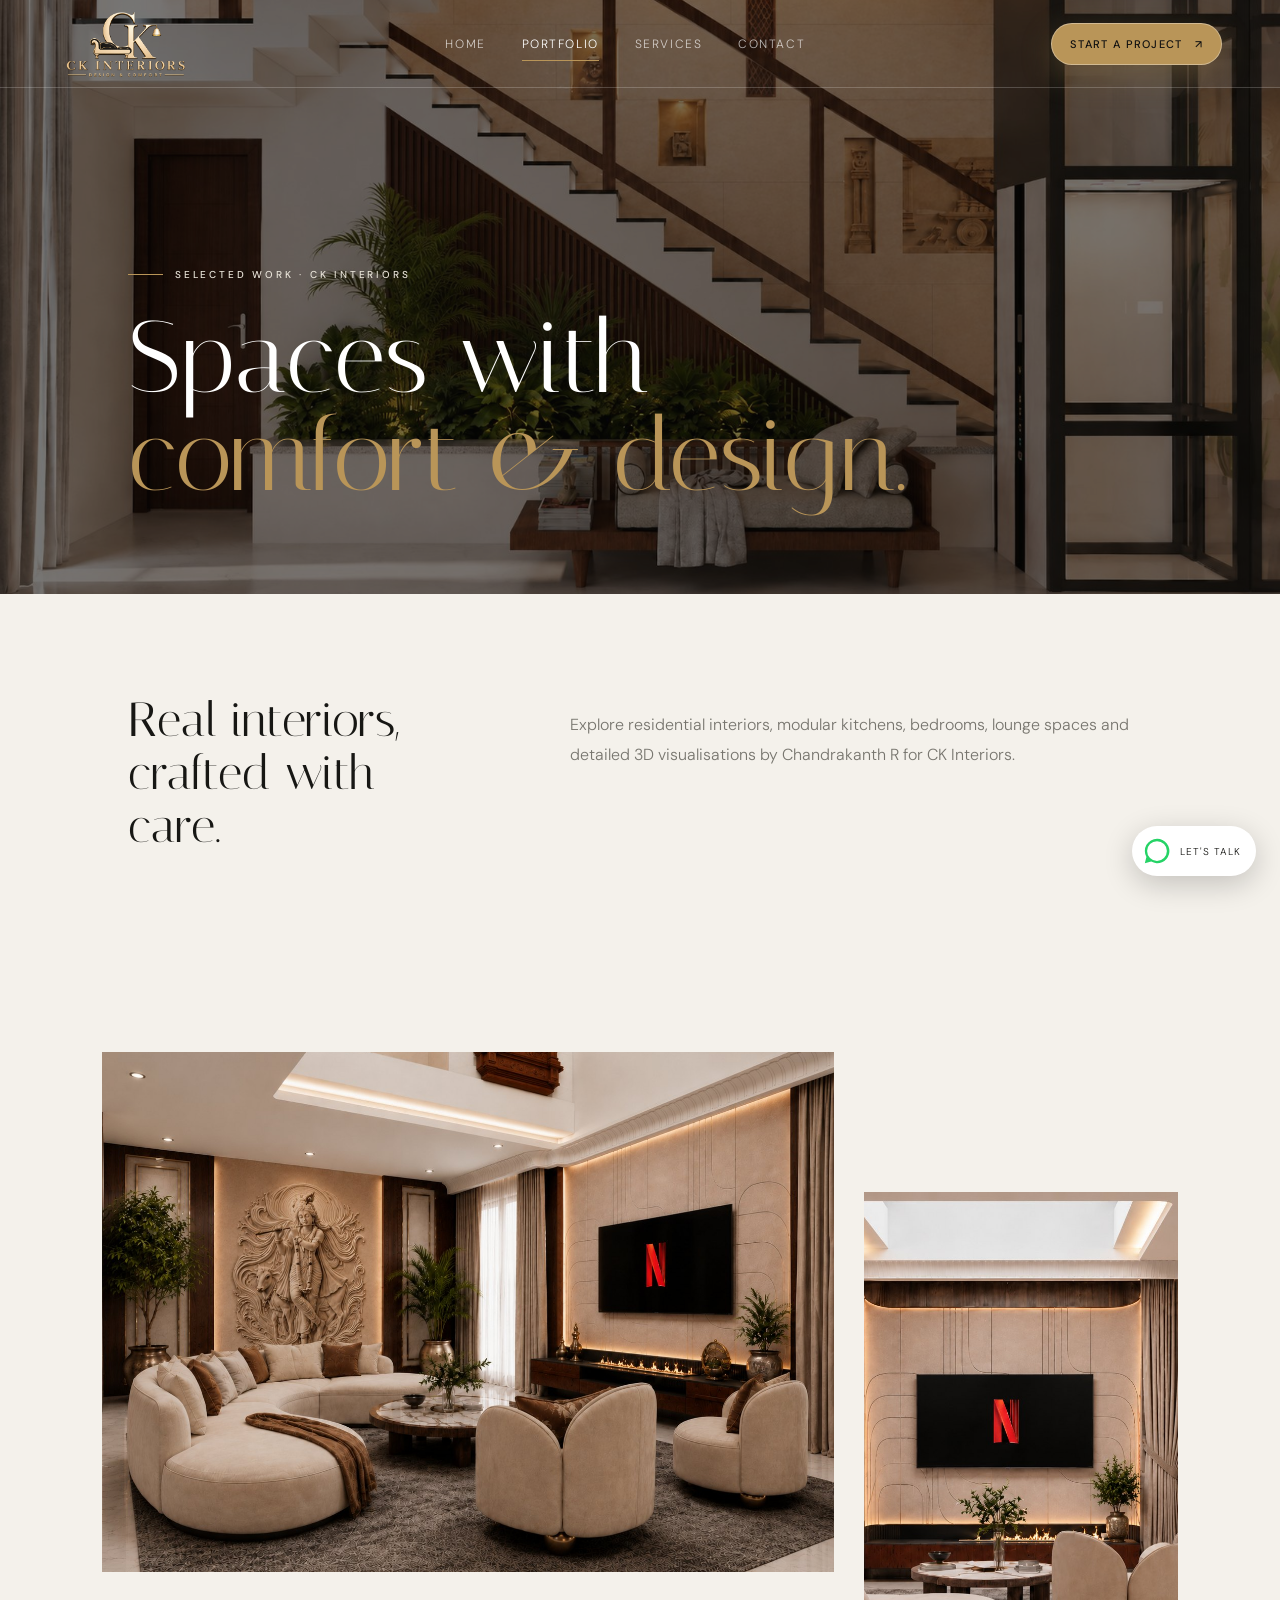
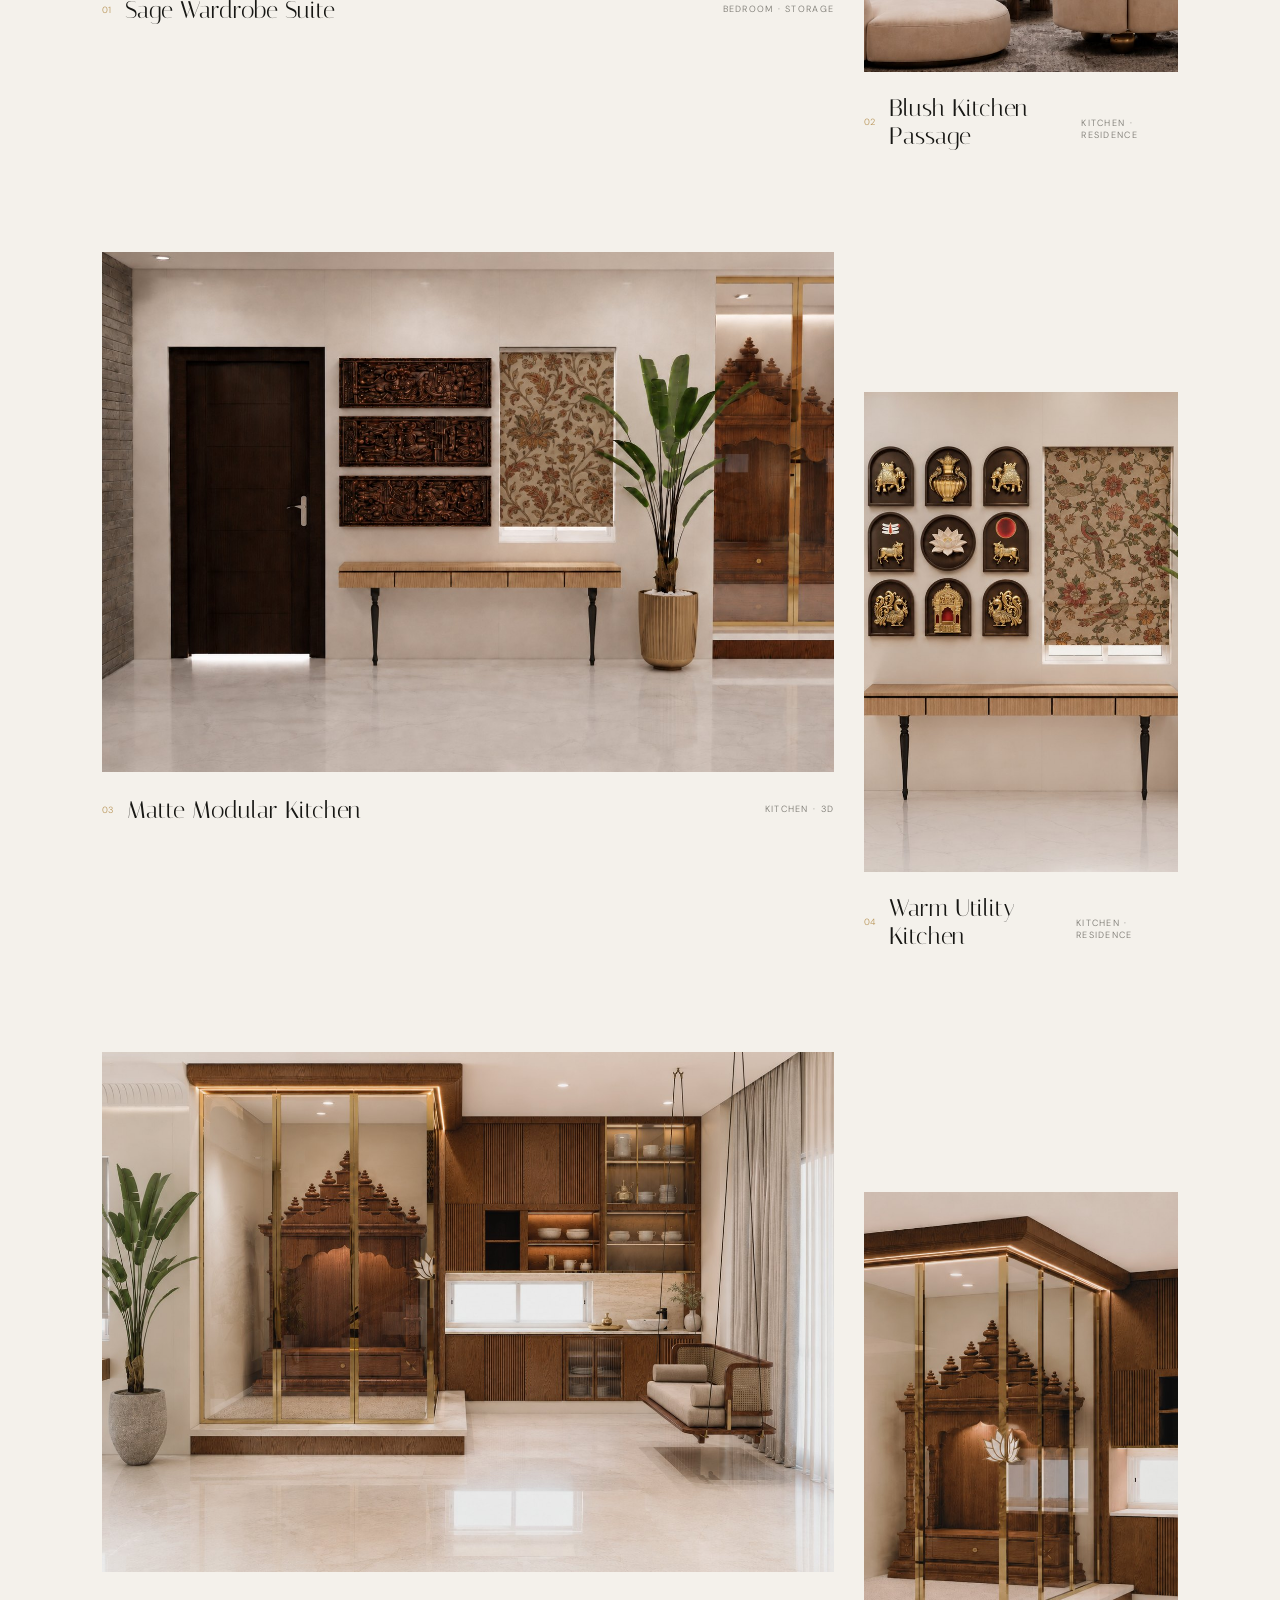
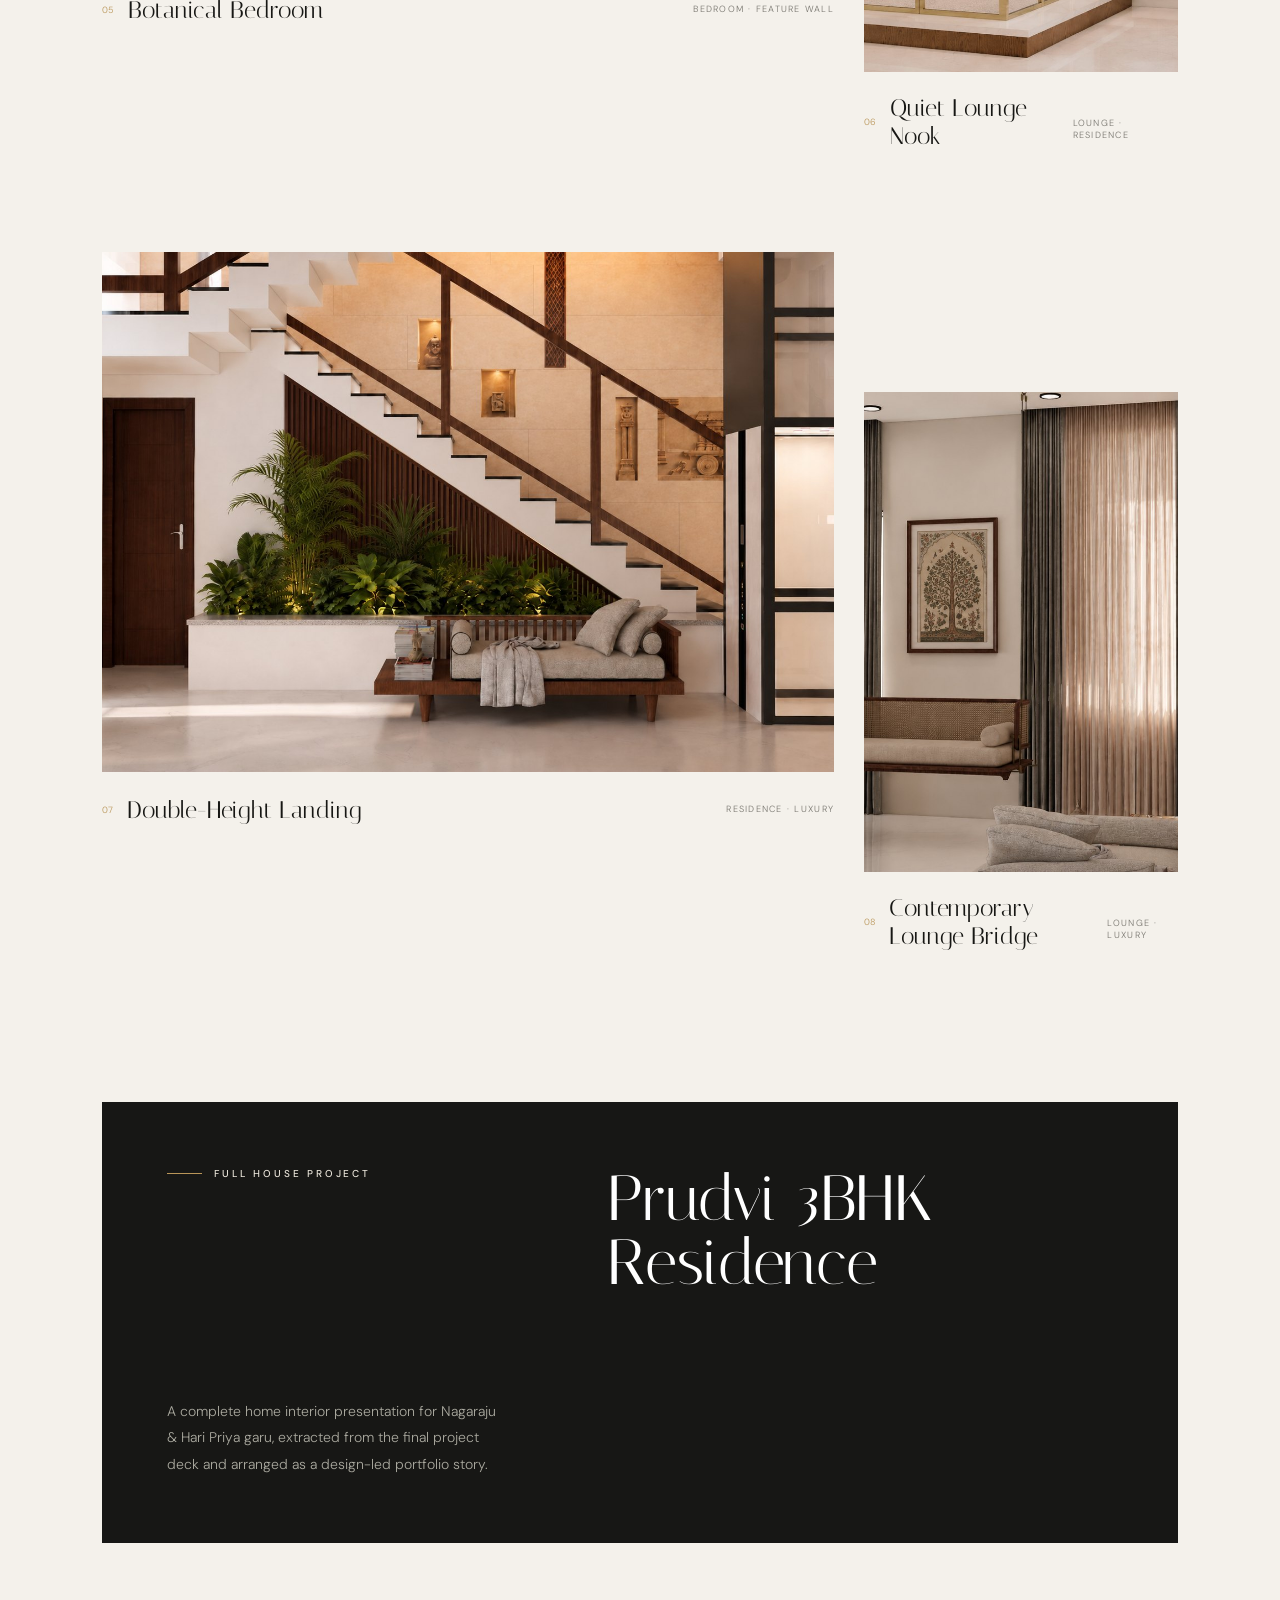
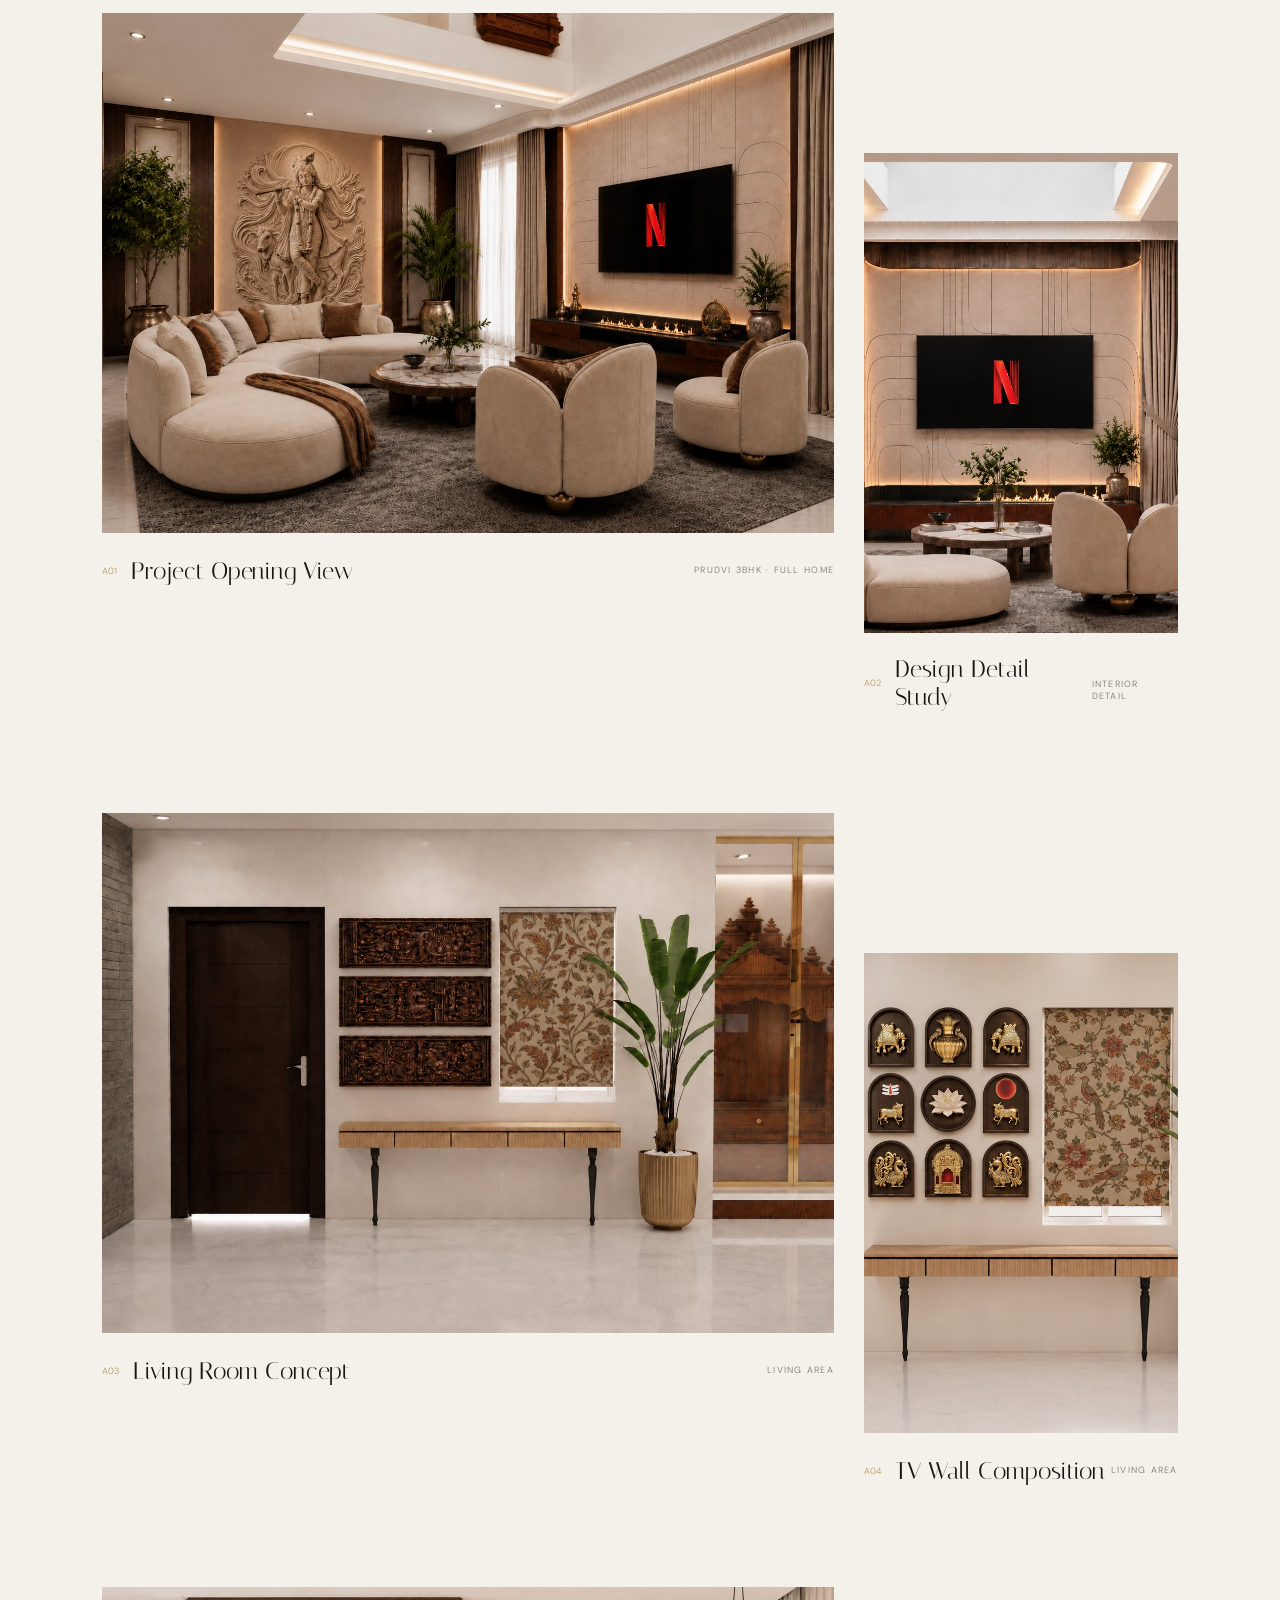
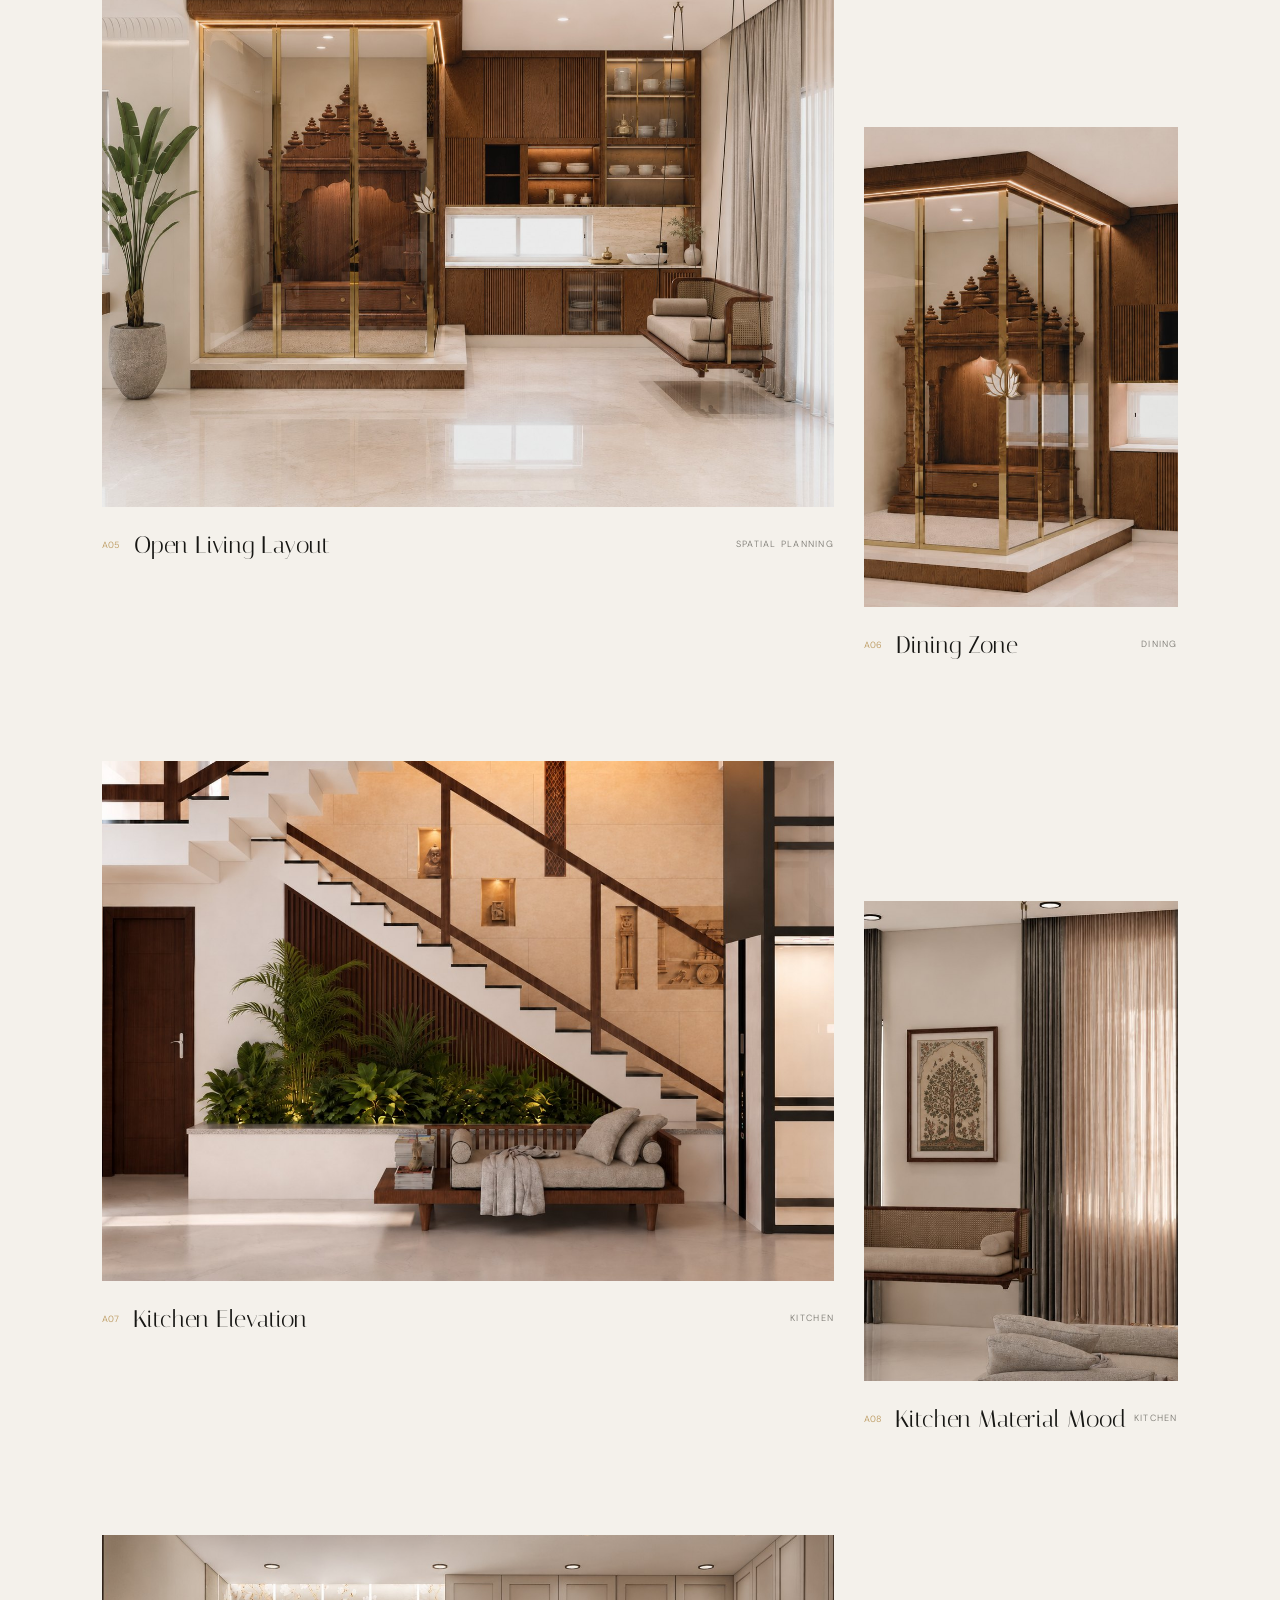
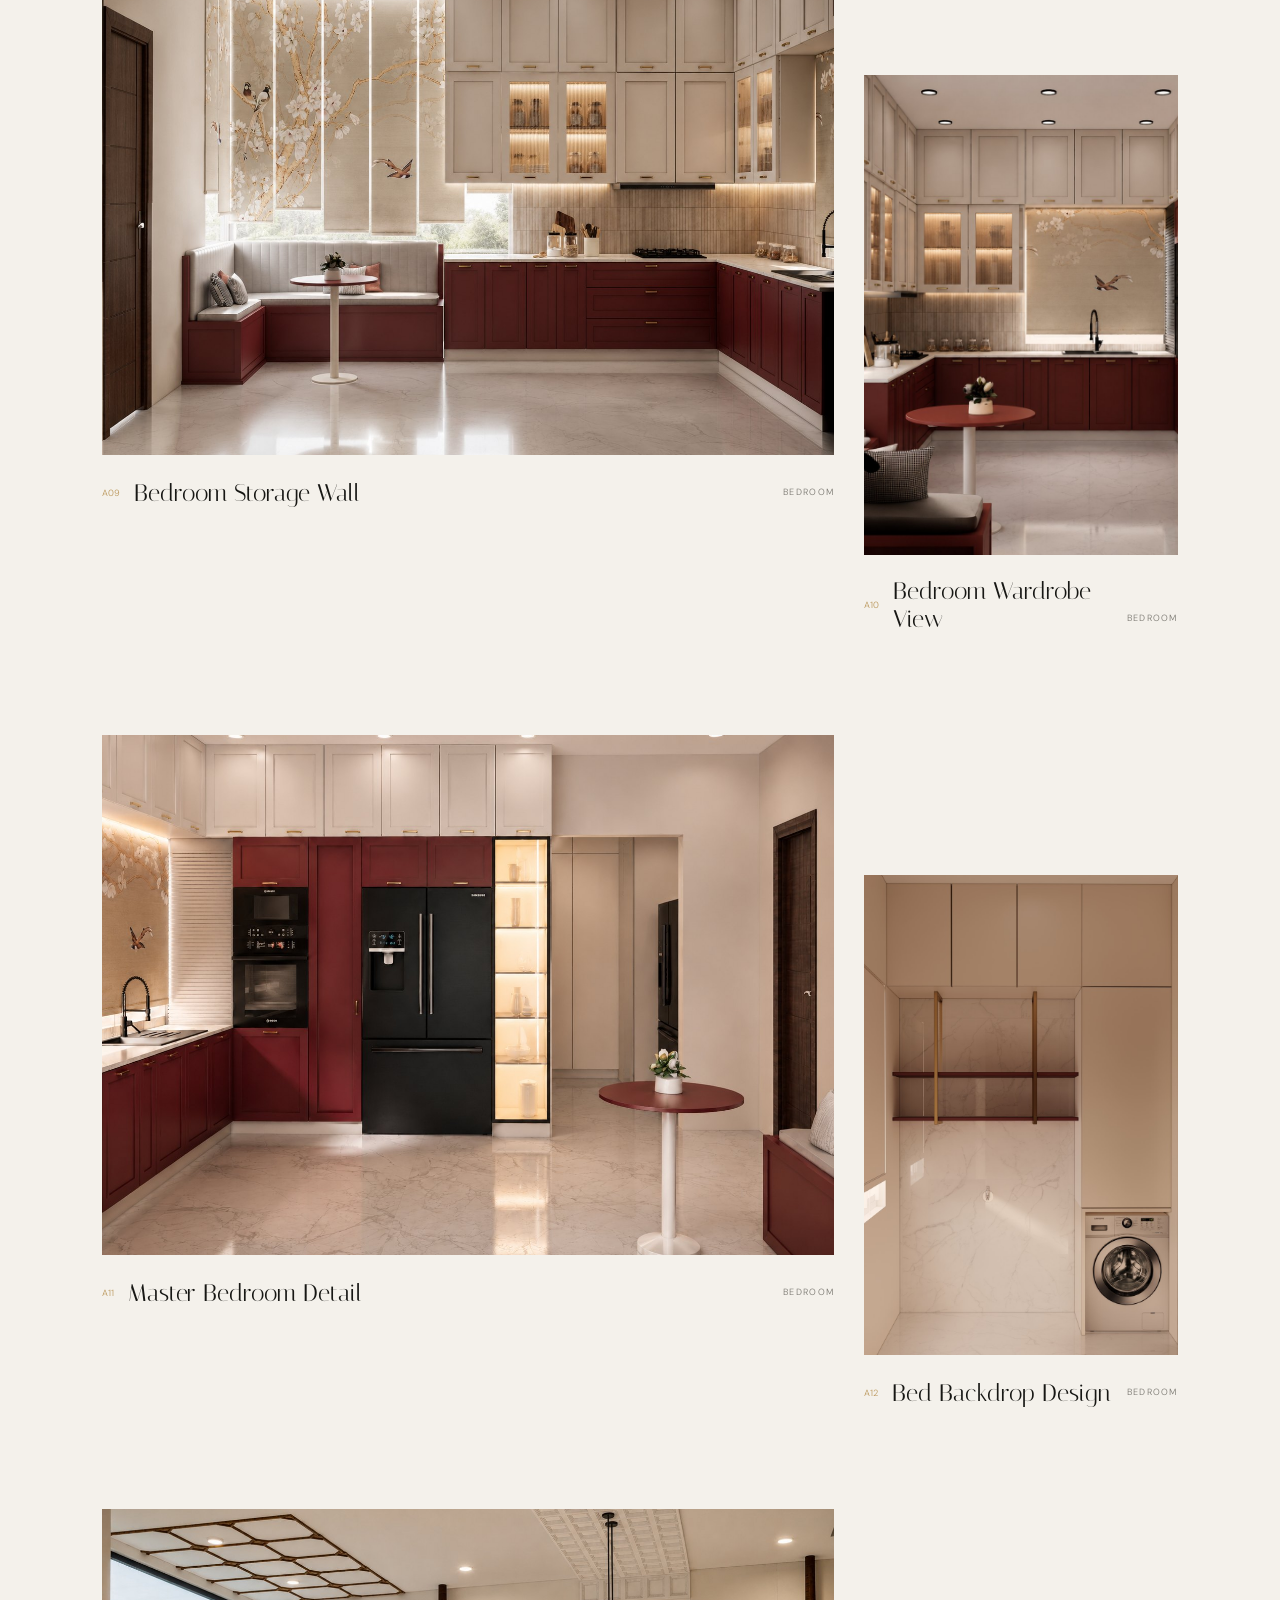
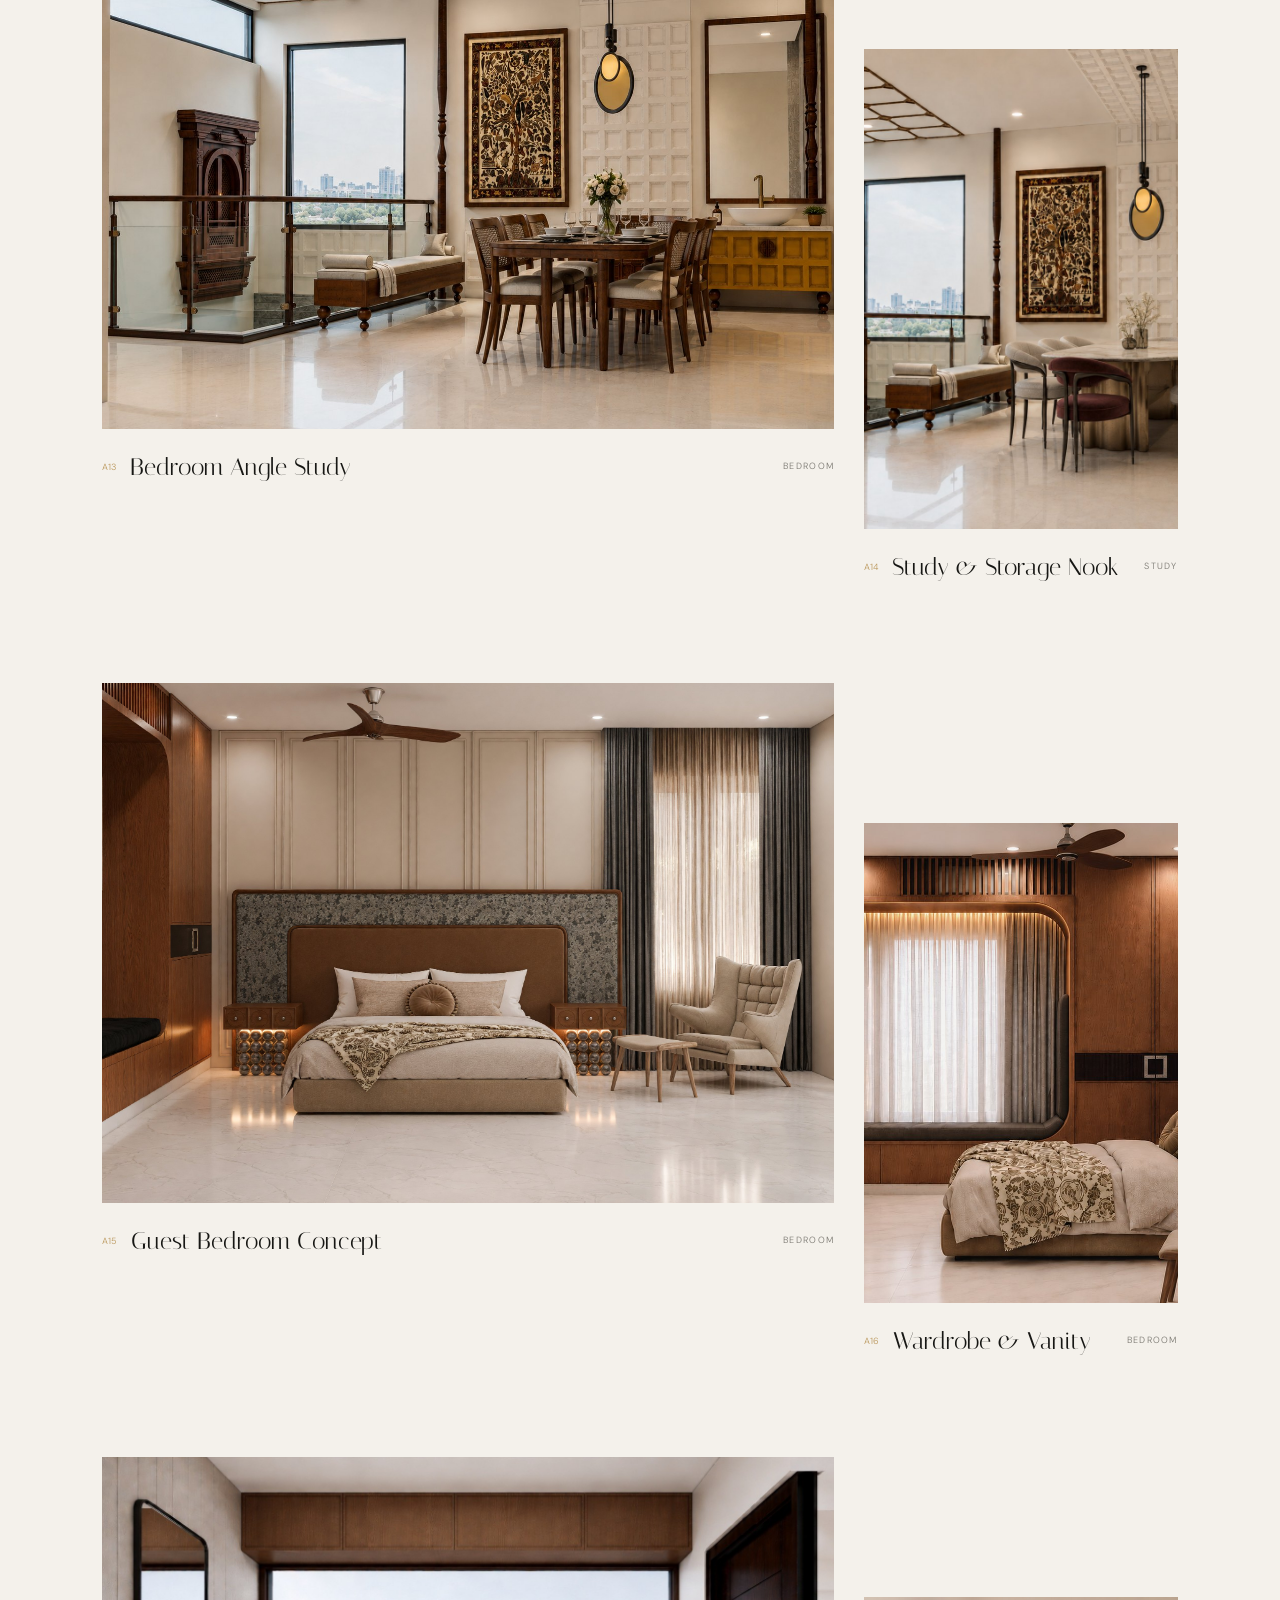
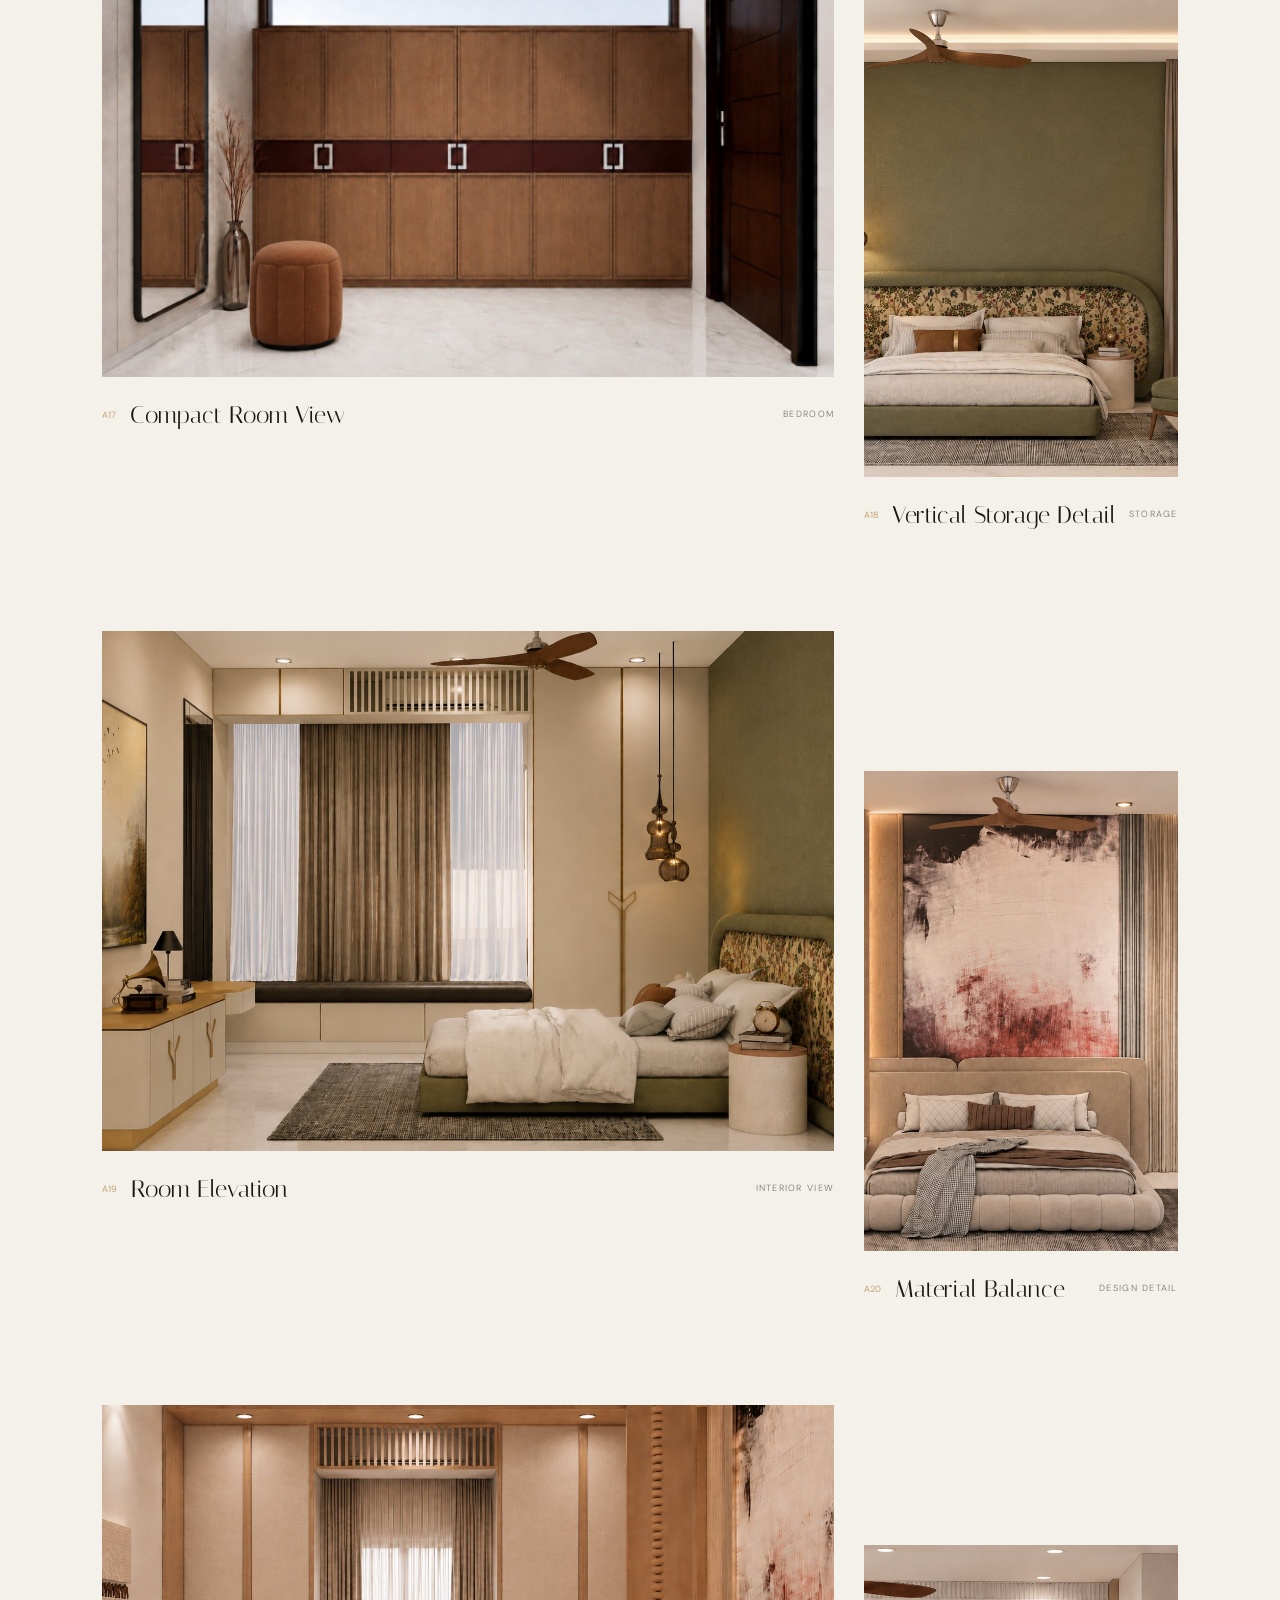
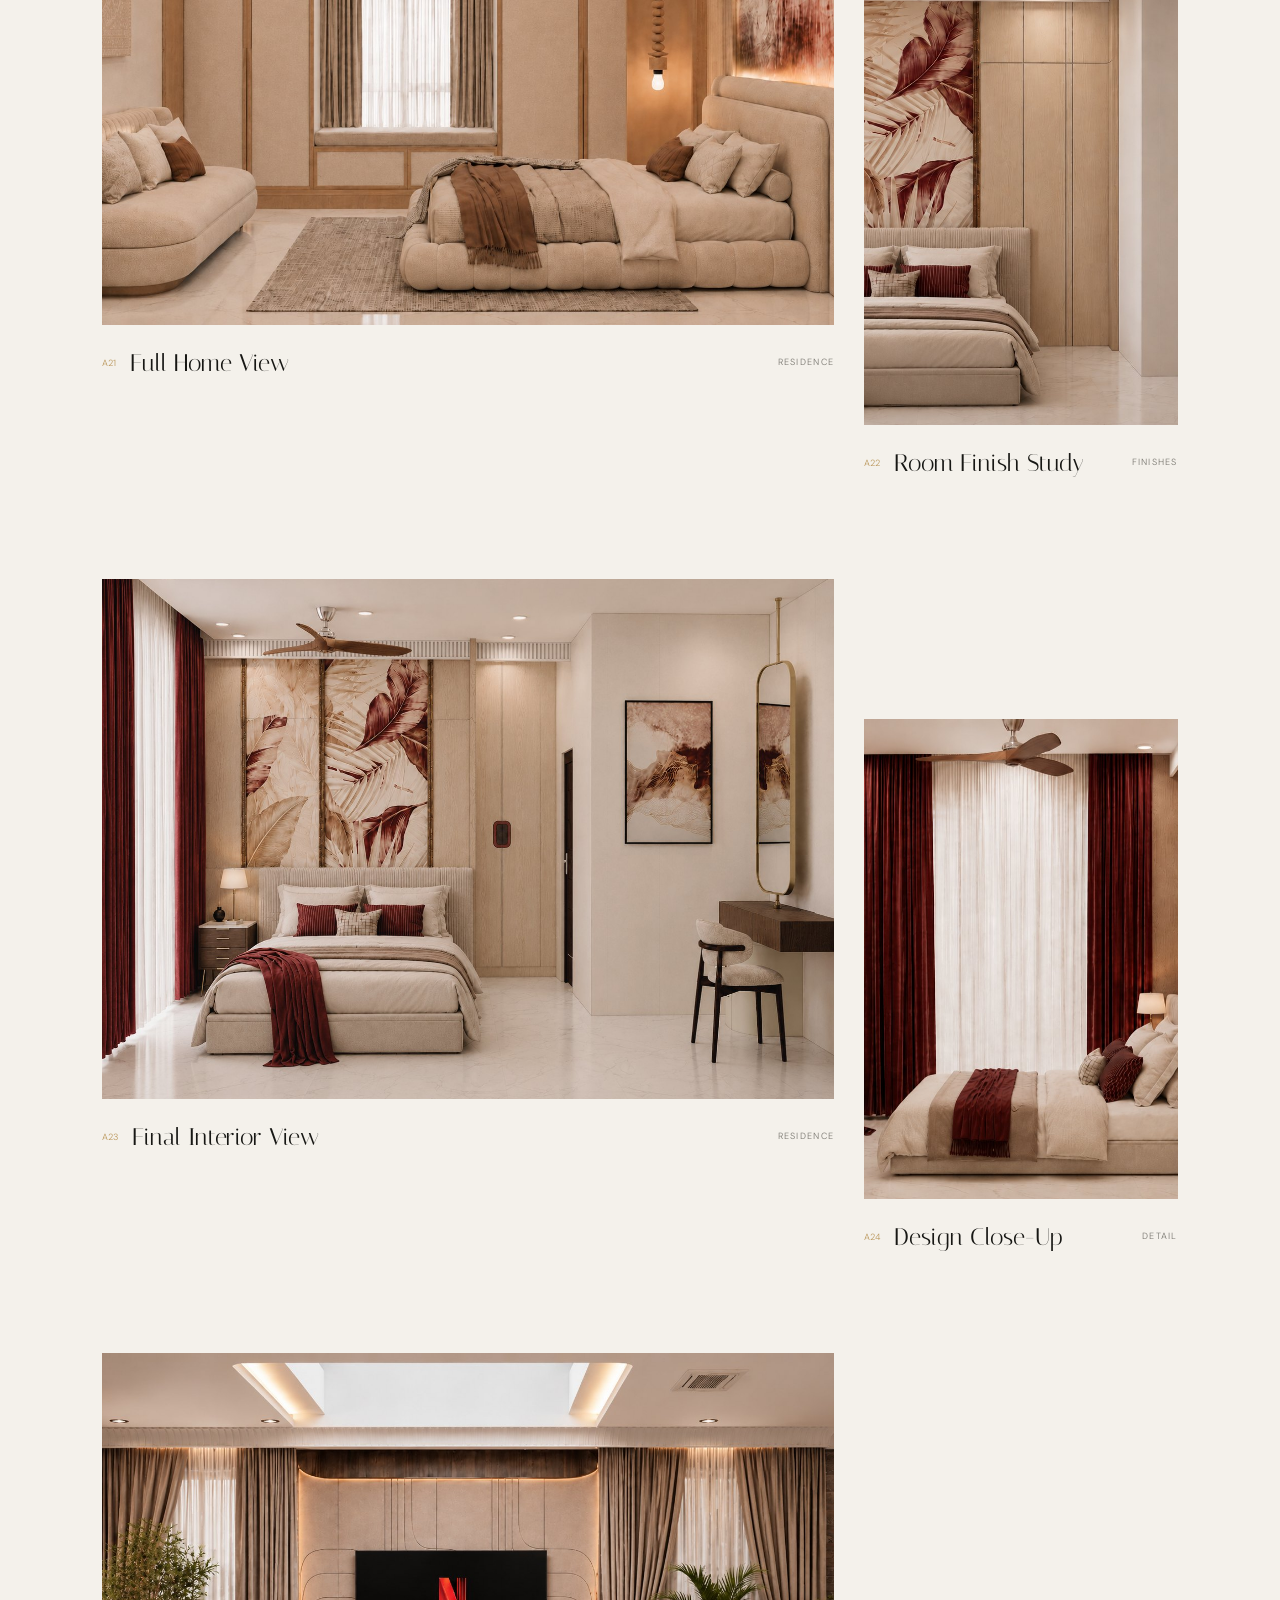
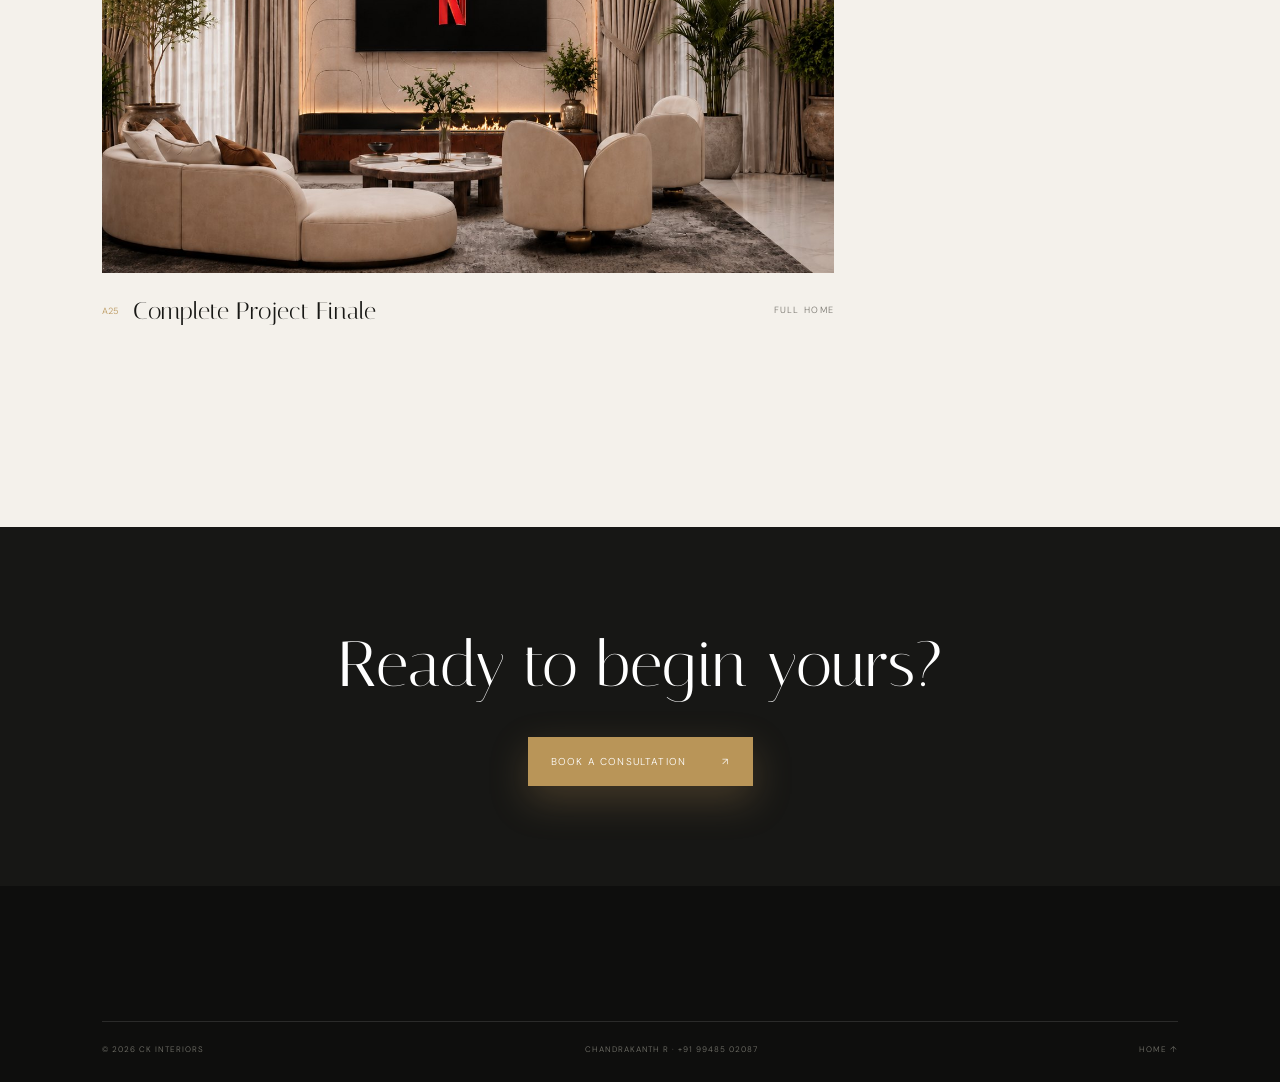
<file: portfolio.html>
<!doctype html>
<html lang="en">
<head>
  <meta charset="utf-8">
  <meta name="viewport" content="width=device-width,initial-scale=1">
  <meta name="description" content="Selected residential interiors and 3D visualisations by CK Interiors.">
  <title>Portfolio — CK Interiors</title>
  <link rel="preconnect" href="https://fonts.googleapis.com">
  <link rel="preconnect" href="https://fonts.gstatic.com" crossorigin>
  <link href="https://fonts.googleapis.com/css2?family=DM+Sans:wght@300;400;500&family=Italiana&display=swap" rel="stylesheet">
  <link rel="stylesheet" href="styles.css">
</head>
<body>
  <header class="site-header">
    <a class="brand" href="index.html" aria-label="CK Interiors home"><img class="brand-logo" src="assets/images/ck-interiors-wordmark.png" alt="CK Interiors"></a>
    <nav class="desktop-nav">
      <a href="index.html">Home</a>
      <a class="active" href="portfolio.html">Portfolio</a>
      <a href="services.html">Services</a>
      <a href="contact.html">Contact</a>
    </nav>
    <a class="header-cta" href="contact.html">Start a project <span>↗</span></a>
    <button class="menu-toggle" aria-label="Open menu"><span></span><span></span></button>
  </header>

  <main>
    <section class="page-hero has-image" style="background-image:url('assets/images/client-presentation-07.jpg')">
      <div class="reveal">
        <p class="eyebrow light"><span></span> Selected work · CK Interiors</p>
        <h1>Spaces with<br><em>comfort & design.</em></h1>
      </div>
    </section>

    <section class="page-intro reveal">
      <h2>Real interiors,<br>crafted with care.</h2>
      <p>Explore residential interiors, modular kitchens, bedrooms, lounge spaces and detailed 3D visualisations by Chandrakanth R for CK Interiors.</p>
    </section>

    <section class="gallery-page">
      <div class="project-grid">
        <article class="project-card project-large reveal"><div class="image-wrap"><img src="assets/images/client-presentation-01.jpg" alt="Sage and wood wardrobe design by CK Interiors" loading="lazy"></div><div class="project-meta"><div><span>01</span><h3>Sage Wardrobe Suite</h3></div><p>Bedroom · Storage</p></div></article>
        <article class="project-card reveal"><div class="image-wrap portrait"><img src="assets/images/client-presentation-02.jpg" alt="Blush-toned kitchen passage by CK Interiors" loading="lazy"></div><div class="project-meta"><div><span>02</span><h3>Blush Kitchen Passage</h3></div><p>Kitchen · Residence</p></div></article>
      </div>

      <div class="project-grid">
        <article class="project-card project-large reveal"><div class="image-wrap"><img src="assets/images/client-presentation-03.jpg" alt="Matte modular kitchen with marble backsplash" loading="lazy"></div><div class="project-meta"><div><span>03</span><h3>Matte Modular Kitchen</h3></div><p>Kitchen · 3D</p></div></article>
        <article class="project-card reveal"><div class="image-wrap portrait"><img src="assets/images/client-presentation-04.jpg" alt="Warm utility kitchen with black fixtures" loading="lazy"></div><div class="project-meta"><div><span>04</span><h3>Warm Utility Kitchen</h3></div><p>Kitchen · Residence</p></div></article>
      </div>

      <div class="project-grid">
        <article class="project-card project-large reveal"><div class="image-wrap"><img src="assets/images/client-presentation-05.jpg" alt="Bedroom with botanical feature wall and soft green accents" loading="lazy"></div><div class="project-meta"><div><span>05</span><h3>Botanical Bedroom</h3></div><p>Bedroom · Feature wall</p></div></article>
        <article class="project-card reveal"><div class="image-wrap portrait"><img src="assets/images/client-presentation-06.jpg" alt="Quiet lounge nook with warm wood and window planters" loading="lazy"></div><div class="project-meta"><div><span>06</span><h3>Quiet Lounge Nook</h3></div><p>Lounge · Residence</p></div></article>
      </div>

      <div class="project-grid">
        <article class="project-card project-large reveal"><div class="image-wrap"><img src="assets/images/client-presentation-07.jpg" alt="Double-height landing with wooden railing and chandelier" loading="lazy"></div><div class="project-meta"><div><span>07</span><h3>Double-Height Landing</h3></div><p>Residence · Luxury</p></div></article>
        <article class="project-card reveal"><div class="image-wrap portrait"><img src="assets/images/client-presentation-08.jpg" alt="Contemporary lounge bridge with chandelier and warm wood details" loading="lazy"></div><div class="project-meta"><div><span>08</span><h3>Contemporary Lounge Bridge</h3></div><p>Lounge · Luxury</p></div></article>
      </div>

      <div class="collection-intro reveal">
        <p class="eyebrow"><span></span> Full house project</p>
        <h2>Prudvi 3BHK Residence</h2>
        <p>A complete home interior presentation for Nagaraju & Hari Priya garu, extracted from the final project deck and arranged as a design-led portfolio story.</p>
      </div>

      <div class="project-grid">
        <article class="project-card project-large reveal" data-description="Full-house concept view from the Prudvi 3BHK project deck, showing the design direction and interior mood."><div class="image-wrap"><img src="assets/images/client-presentation-01.jpg" alt="Prudvi 3BHK full house interior project view 01" loading="lazy"></div><div class="project-meta"><div><span>A01</span><h3>Project Opening View</h3></div><p>Prudvi 3BHK · Full Home</p></div></article>
        <article class="project-card reveal" data-description="Detail visual from the Prudvi 3BHK full-house interior presentation."><div class="image-wrap portrait"><img src="assets/images/client-presentation-02.jpg" alt="Prudvi 3BHK full house interior project view 02" loading="lazy"></div><div class="project-meta"><div><span>A02</span><h3>Design Detail Study</h3></div><p>Interior Detail</p></div></article>
      </div>
      <div class="project-grid">
        <article class="project-card project-large reveal"><div class="image-wrap"><img src="assets/images/client-presentation-03.jpg" alt="Prudvi 3BHK full house interior project view 03" loading="lazy"></div><div class="project-meta"><div><span>A03</span><h3>Living Room Concept</h3></div><p>Living Area</p></div></article>
        <article class="project-card reveal"><div class="image-wrap portrait"><img src="assets/images/client-presentation-04.jpg" alt="Prudvi 3BHK full house interior project view 04" loading="lazy"></div><div class="project-meta"><div><span>A04</span><h3>TV Wall Composition</h3></div><p>Living Area</p></div></article>
      </div>
      <div class="project-grid">
        <article class="project-card project-large reveal"><div class="image-wrap"><img src="assets/images/client-presentation-05.jpg" alt="Prudvi 3BHK full house interior project view 05" loading="lazy"></div><div class="project-meta"><div><span>A05</span><h3>Open Living Layout</h3></div><p>Spatial Planning</p></div></article>
        <article class="project-card reveal"><div class="image-wrap portrait"><img src="assets/images/client-presentation-06.jpg" alt="Prudvi 3BHK full house interior project view 06" loading="lazy"></div><div class="project-meta"><div><span>A06</span><h3>Dining Zone</h3></div><p>Dining</p></div></article>
      </div>
      <div class="project-grid">
        <article class="project-card project-large reveal"><div class="image-wrap"><img src="assets/images/client-presentation-07.jpg" alt="Prudvi 3BHK full house interior project view 07" loading="lazy"></div><div class="project-meta"><div><span>A07</span><h3>Kitchen Elevation</h3></div><p>Kitchen</p></div></article>
        <article class="project-card reveal"><div class="image-wrap portrait"><img src="assets/images/client-presentation-08.jpg" alt="Prudvi 3BHK full house interior project view 08" loading="lazy"></div><div class="project-meta"><div><span>A08</span><h3>Kitchen Material Mood</h3></div><p>Kitchen</p></div></article>
      </div>
      <div class="project-grid">
        <article class="project-card project-large reveal"><div class="image-wrap"><img src="assets/images/client-presentation-09.jpg" alt="Prudvi 3BHK full house interior project view 09" loading="lazy"></div><div class="project-meta"><div><span>A09</span><h3>Bedroom Storage Wall</h3></div><p>Bedroom</p></div></article>
        <article class="project-card reveal"><div class="image-wrap portrait"><img src="assets/images/client-presentation-10.jpg" alt="Prudvi 3BHK full house interior project view 10" loading="lazy"></div><div class="project-meta"><div><span>A10</span><h3>Bedroom Wardrobe View</h3></div><p>Bedroom</p></div></article>
      </div>
      <div class="project-grid">
        <article class="project-card project-large reveal"><div class="image-wrap"><img src="assets/images/client-presentation-11.jpg" alt="Prudvi 3BHK full house interior project view 11" loading="lazy"></div><div class="project-meta"><div><span>A11</span><h3>Master Bedroom Detail</h3></div><p>Bedroom</p></div></article>
        <article class="project-card reveal"><div class="image-wrap portrait"><img src="assets/images/client-presentation-12.jpg" alt="Prudvi 3BHK full house interior project view 12" loading="lazy"></div><div class="project-meta"><div><span>A12</span><h3>Bed Backdrop Design</h3></div><p>Bedroom</p></div></article>
      </div>
      <div class="project-grid">
        <article class="project-card project-large reveal"><div class="image-wrap"><img src="assets/images/client-presentation-13.jpg" alt="Prudvi 3BHK full house interior project view 13" loading="lazy"></div><div class="project-meta"><div><span>A13</span><h3>Bedroom Angle Study</h3></div><p>Bedroom</p></div></article>
        <article class="project-card reveal"><div class="image-wrap portrait"><img src="assets/images/client-presentation-14.jpg" alt="Prudvi 3BHK full house interior project view 14" loading="lazy"></div><div class="project-meta"><div><span>A14</span><h3>Study & Storage Nook</h3></div><p>Study</p></div></article>
      </div>
      <div class="project-grid">
        <article class="project-card project-large reveal"><div class="image-wrap"><img src="assets/images/client-presentation-15.jpg" alt="Prudvi 3BHK full house interior project view 15" loading="lazy"></div><div class="project-meta"><div><span>A15</span><h3>Guest Bedroom Concept</h3></div><p>Bedroom</p></div></article>
        <article class="project-card reveal"><div class="image-wrap portrait"><img src="assets/images/client-presentation-16.jpg" alt="Prudvi 3BHK full house interior project view 16" loading="lazy"></div><div class="project-meta"><div><span>A16</span><h3>Wardrobe & Vanity</h3></div><p>Bedroom</p></div></article>
      </div>
      <div class="project-grid">
        <article class="project-card project-large reveal"><div class="image-wrap"><img src="assets/images/client-presentation-17.jpg" alt="Prudvi 3BHK full house interior project view 17" loading="lazy"></div><div class="project-meta"><div><span>A17</span><h3>Compact Room View</h3></div><p>Bedroom</p></div></article>
        <article class="project-card reveal"><div class="image-wrap portrait"><img src="assets/images/client-presentation-18.jpg" alt="Prudvi 3BHK full house interior project view 18" loading="lazy"></div><div class="project-meta"><div><span>A18</span><h3>Vertical Storage Detail</h3></div><p>Storage</p></div></article>
      </div>
      <div class="project-grid">
        <article class="project-card project-large reveal"><div class="image-wrap"><img src="assets/images/client-presentation-19.jpg" alt="Prudvi 3BHK full house interior project view 19" loading="lazy"></div><div class="project-meta"><div><span>A19</span><h3>Room Elevation</h3></div><p>Interior View</p></div></article>
        <article class="project-card reveal"><div class="image-wrap portrait"><img src="assets/images/client-presentation-20.jpg" alt="Prudvi 3BHK full house interior project view 20" loading="lazy"></div><div class="project-meta"><div><span>A20</span><h3>Material Balance</h3></div><p>Design Detail</p></div></article>
      </div>
      <div class="project-grid">
        <article class="project-card project-large reveal"><div class="image-wrap"><img src="assets/images/client-presentation-21.jpg" alt="Prudvi 3BHK full house interior project view 21" loading="lazy"></div><div class="project-meta"><div><span>A21</span><h3>Full Home View</h3></div><p>Residence</p></div></article>
        <article class="project-card reveal"><div class="image-wrap portrait"><img src="assets/images/client-presentation-22.jpg" alt="Prudvi 3BHK full house interior project view 22" loading="lazy"></div><div class="project-meta"><div><span>A22</span><h3>Room Finish Study</h3></div><p>Finishes</p></div></article>
      </div>
      <div class="project-grid">
        <article class="project-card project-large reveal"><div class="image-wrap"><img src="assets/images/client-presentation-23.jpg" alt="Prudvi 3BHK full house interior project view 23" loading="lazy"></div><div class="project-meta"><div><span>A23</span><h3>Final Interior View</h3></div><p>Residence</p></div></article>
        <article class="project-card reveal"><div class="image-wrap portrait"><img src="assets/images/client-presentation-24.jpg" alt="Prudvi 3BHK full house interior project view 24" loading="lazy"></div><div class="project-meta"><div><span>A24</span><h3>Design Close-Up</h3></div><p>Detail</p></div></article>
      </div>
      <div class="project-grid">
        <article class="project-card project-large reveal"><div class="image-wrap"><img src="assets/images/client-presentation-02.jpg" alt="Prudvi 3BHK full house interior project final view" loading="lazy"></div><div class="project-meta"><div><span>A25</span><h3>Complete Project Finale</h3></div><p>Full Home</p></div></article>
      </div>
    </section>

    <section class="simple-cta">
      <h2>Ready to begin yours?</h2>
      <a class="button gold" href="contact.html">Book a consultation <span>↗</span></a>
    </section>
  </main>

  <footer>
    <div class="footer-bottom"><span>© 2026 CK Interiors</span><span>Chandrakanth R · +91 99485 02087</span><a href="index.html">Home ↑</a></div>
  </footer>
  <a class="whatsapp" href="https://wa.me/919948502087?text=Hello%20CK%20Design%20Spaces%2C%20I%27d%20like%20to%20discuss%20an%20interior%20project." target="_blank" rel="noopener" aria-label="Chat with CK Interiors on WhatsApp"><svg viewBox="0 0 32 32" aria-hidden="true"><path d="M16 3A13 13 0 0 0 4.7 22.4L3 29l6.8-1.7A13 13 0 1 0 16 3Zm0 23.6A10.5 10.5 0 1 1 16 5.5a10.5 10.5 0 0 1 0 21.1Z"/></svg><span>Let's talk</span></a>
  <script src="script.js"></script>
</body>
</html>
</file>
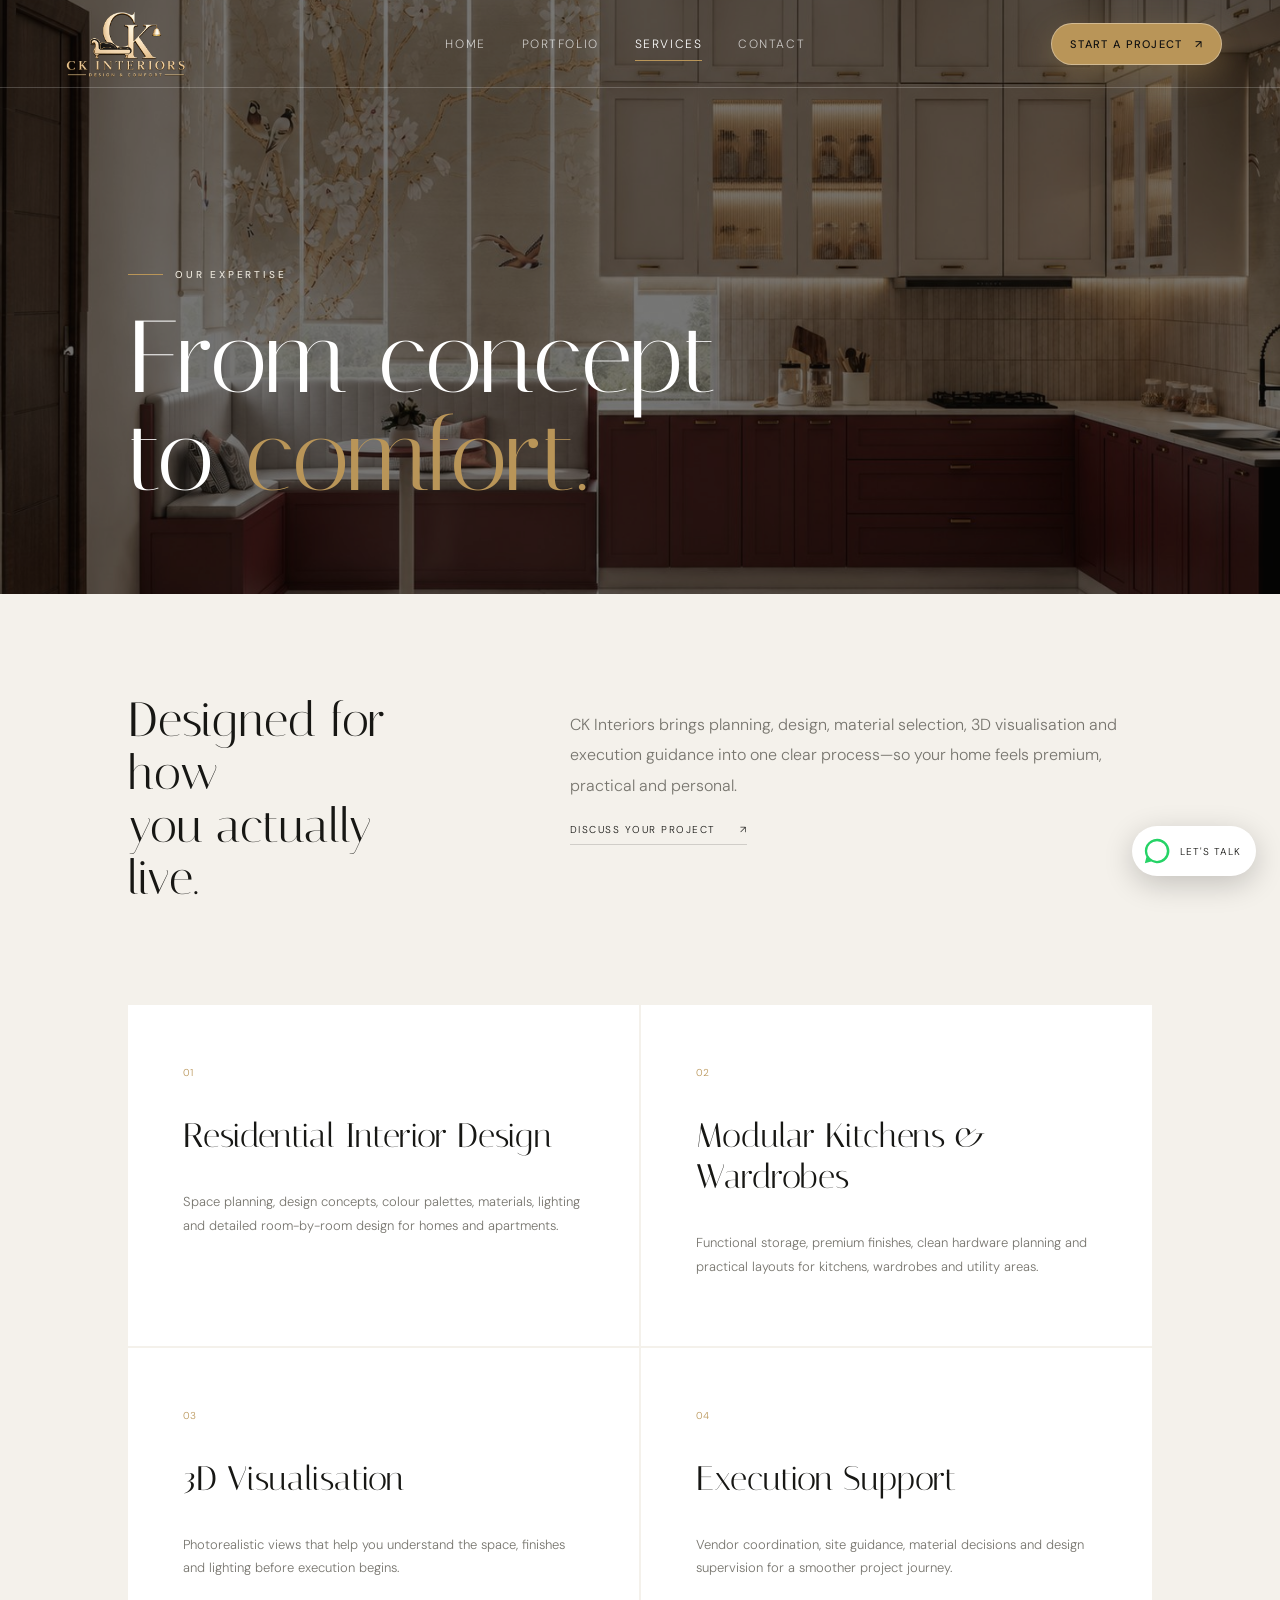
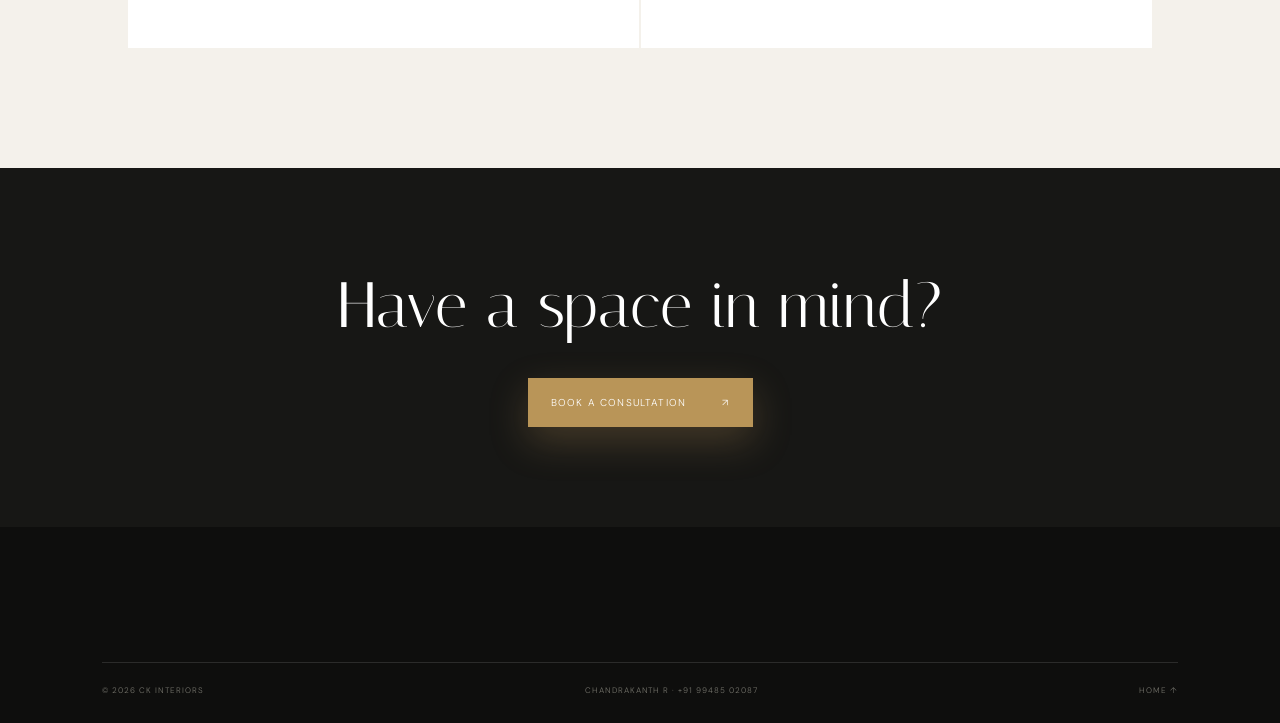
<file: services.html>
<!doctype html>
<html lang="en">
<head>
  <meta charset="utf-8">
  <meta name="viewport" content="width=device-width,initial-scale=1">
  <meta name="description" content="Interior design, modular kitchen, 3D visualisation and turnkey execution services by CK Interiors.">
  <title>Services — CK Interiors</title>
  <link rel="preconnect" href="https://fonts.googleapis.com">
  <link rel="preconnect" href="https://fonts.gstatic.com" crossorigin>
  <link href="https://fonts.googleapis.com/css2?family=DM+Sans:wght@300;400;500&family=Italiana&display=swap" rel="stylesheet">
  <link rel="stylesheet" href="styles.css">
</head>
<body>
  <header class="site-header">
    <a class="brand" href="index.html" aria-label="CK Interiors home"><img class="brand-logo" src="assets/images/ck-interiors-wordmark.png" alt="CK Interiors"></a>
    <nav class="desktop-nav">
      <a href="index.html">Home</a>
      <a href="portfolio.html">Portfolio</a>
      <a class="active" href="services.html">Services</a>
      <a href="contact.html">Contact</a>
    </nav>
    <a class="header-cta" href="contact.html">Start a project <span>↗</span></a>
    <button class="menu-toggle" aria-label="Open menu"><span></span><span></span></button>
  </header>

  <main>
    <section class="page-hero has-image" style="background-image:url('assets/images/client-presentation-09.jpg')">
      <div class="reveal">
        <p class="eyebrow light"><span></span> Our expertise</p>
        <h1>From concept<br>to <em>comfort.</em></h1>
      </div>
    </section>

    <section class="page-intro reveal">
      <h2>Designed for how<br>you actually live.</h2>
      <div>
        <p>CK Interiors brings planning, design, material selection, 3D visualisation and execution guidance into one clear process—so your home feels premium, practical and personal.</p>
        <a class="text-link" href="contact.html">Discuss your project <span>↗</span></a>
      </div>
    </section>

    <section class="detail-grid">
      <article class="detail-card reveal" id="interior"><span>01</span><h3>Residential Interior Design</h3><p>Space planning, design concepts, colour palettes, materials, lighting and detailed room-by-room design for homes and apartments.</p></article>
      <article class="detail-card reveal" id="kitchen"><span>02</span><h3>Modular Kitchens & Wardrobes</h3><p>Functional storage, premium finishes, clean hardware planning and practical layouts for kitchens, wardrobes and utility areas.</p></article>
      <article class="detail-card reveal" id="visualisation"><span>03</span><h3>3D Visualisation</h3><p>Photorealistic views that help you understand the space, finishes and lighting before execution begins.</p></article>
      <article class="detail-card reveal" id="turnkey"><span>04</span><h3>Execution Support</h3><p>Vendor coordination, site guidance, material decisions and design supervision for a smoother project journey.</p></article>
    </section>

    <section class="simple-cta">
      <h2>Have a space in mind?</h2>
      <a class="button gold" href="contact.html">Book a consultation <span>↗</span></a>
    </section>
  </main>

  <footer>
    <div class="footer-bottom"><span>© 2026 CK Interiors</span><span>Chandrakanth R · +91 99485 02087</span><a href="index.html">Home ↑</a></div>
  </footer>
  <a class="whatsapp" href="https://wa.me/919948502087?text=Hello%20CK%20Design%20Spaces%2C%20I%27d%20like%20to%20discuss%20an%20interior%20project." target="_blank" rel="noopener" aria-label="Chat with CK Interiors on WhatsApp"><svg viewBox="0 0 32 32" aria-hidden="true"><path d="M16 3A13 13 0 0 0 4.7 22.4L3 29l6.8-1.7A13 13 0 1 0 16 3Zm0 23.6A10.5 10.5 0 1 1 16 5.5a10.5 10.5 0 0 1 0 21.1Z"/></svg><span>Let's talk</span></a>
  <script src="script.js"></script>
</body>
</html>
</file>
<file: styles.css>
:root{--ink:#171714;--paper:#f4f1eb;--white:#fff;--gold:#b99558;--muted:#77756e;--line:rgba(23,23,20,.16);--serif:'Italiana',Georgia,serif;--sans:'DM Sans',Arial,sans-serif}*{box-sizing:border-box}html{scroll-behavior:smooth}body{margin:0;background:var(--paper);color:var(--ink);font-family:var(--sans);font-weight:300}a{color:inherit;text-decoration:none}img{display:block;width:100%;height:100%;object-fit:cover}button,input,select,textarea{font:inherit}.site-header{height:88px;display:flex;align-items:center;padding:0 4.5vw;position:absolute;z-index:20;width:100%;color:#fff;border-bottom:1px solid rgba(255,255,255,.2);transition:.35s}.site-header.scrolled{position:fixed;height:72px;background:rgba(20,20,17,.94);backdrop-filter:blur(12px)}.brand{display:flex;align-items:center;gap:12px;font-size:13px;letter-spacing:.24em;font-weight:500}.brand i{display:block;font-style:normal;font-size:8px;letter-spacing:.48em;color:var(--gold);margin-top:3px}.brand-mark{border:1px solid var(--gold);color:var(--gold);width:36px;height:36px;display:grid;place-items:center;font-family:var(--serif);font-size:22px}.desktop-nav{display:flex;gap:36px;margin:auto;font-size:12px;letter-spacing:.13em;text-transform:uppercase}.desktop-nav a{opacity:.7;position:relative}.desktop-nav a:hover,.desktop-nav .active{opacity:1}.desktop-nav .active:after{content:'';position:absolute;height:1px;background:var(--gold);left:0;right:0;bottom:-9px}.header-cta{text-transform:uppercase;font-size:11px;letter-spacing:.12em;border-bottom:1px solid rgba(255,255,255,.5);padding:8px 0}.header-cta span{color:var(--gold);margin-left:8px}.menu-toggle{display:none;background:none;border:0;padding:8px}.menu-toggle span{display:block;width:24px;height:1px;background:#fff;margin:6px}.hero{height:100vh;min-height:720px;position:relative;color:#fff;overflow:hidden}.hero>img{position:absolute;inset:0;animation:heroZoom 10s ease-out forwards}.hero-shade{position:absolute;inset:0;background:linear-gradient(90deg,rgba(10,10,9,.72) 0%,rgba(10,10,9,.25) 58%,rgba(10,10,9,.12)),linear-gradient(0deg,rgba(10,10,9,.42),transparent 44%)}@keyframes heroZoom{from{transform:scale(1.05)}to{transform:scale(1)}}.hero-content{position:absolute;left:9.5vw;top:50%;transform:translateY(-45%);max-width:760px}.eyebrow{text-transform:uppercase;font-size:10px;letter-spacing:.28em;font-weight:500;display:flex;align-items:center;gap:12px;margin:0 0 28px}.eyebrow>span{display:inline-block;width:35px;height:1px;background:var(--gold)}.light{color:#e8e3d8}.hero h1,.section h2,.services-dark h2,.showcase h2,.contact-intro h2{font-family:var(--serif);font-size:clamp(54px,6.2vw,96px);line-height:.98;font-weight:400;margin:0;letter-spacing:-.025em}.hero h1 em,h2 em{color:var(--gold);font-weight:400}.hero-copy{font-size:15px;line-height:1.8;max-width:490px;color:rgba(255,255,255,.75);margin:32px 0}.hero-actions{display:flex;align-items:center;gap:40px}.button{display:inline-flex;align-items:center;justify-content:space-between;gap:35px;min-width:225px;padding:17px 22px;text-transform:uppercase;letter-spacing:.12em;font-size:10px;border:1px solid transparent;cursor:pointer}.button.gold{background:var(--gold);color:#fff}.button.gold:hover{background:#c8a66b}.button.outline{border-color:rgba(255,255,255,.4);color:#fff}.text-link{display:inline-flex;gap:24px;align-items:center;font-size:10px;letter-spacing:.15em;text-transform:uppercase;border-bottom:1px solid var(--line);padding-bottom:8px}.light-link{border-color:rgba(255,255,255,.4)}.hero-meta{position:absolute;right:4.5vw;bottom:35px;display:flex;gap:28px;font-size:9px;text-transform:uppercase;letter-spacing:.2em;opacity:.65}.scroll-cue{position:absolute;left:50%;bottom:28px;width:26px;height:40px;border:1px solid rgba(255,255,255,.4);border-radius:20px}.scroll-cue span{position:absolute;width:2px;height:7px;top:9px;left:11px;background:var(--gold);animation:scroll 1.5s infinite}@keyframes scroll{50%{transform:translateY(10px);opacity:.25}}.section{padding:140px 8vw;display:grid;grid-template-columns:140px 1fr;gap:4vw}.section-index{font-size:10px;letter-spacing:.18em;text-transform:uppercase}.section-index span{color:var(--gold)}.section-index p{writing-mode:vertical-rl;transform:rotate(180deg);margin:42px 0;color:var(--muted)}.about-main h2,.portfolio h2{font-size:clamp(45px,5vw,72px)}.about-grid{display:grid;grid-template-columns:1fr 1fr;gap:10vw;margin:55px 0}.about-grid p{line-height:1.9;color:#5f5e58;font-size:14px;margin:0 0 28px}.stats{border-top:1px solid var(--line);display:grid;grid-template-columns:repeat(3,1fr);padding-top:38px}.stats div{display:flex;flex-direction:column;gap:9px}.stats strong{font-family:var(--serif);font-size:45px;font-weight:400}.stats span{text-transform:uppercase;font-size:9px;letter-spacing:.17em;color:var(--muted)}.services-dark{background:#171715;color:#fff;padding:135px 10vw}.section-heading{display:grid;grid-template-columns:1.5fr .5fr;gap:10vw;margin-bottom:80px}.section-heading h2{font-size:clamp(50px,5.4vw,78px)}.section-heading>p{font-size:13px;line-height:1.9;color:#99988f;align-self:end}.service-row{display:grid;grid-template-columns:70px 1fr 60px;border-top:1px solid rgba(255,255,255,.15);padding:30px 0;align-items:center;transition:.3s}.service-row:last-child{border-bottom:1px solid rgba(255,255,255,.15)}.service-row:hover{padding-left:14px}.service-num{color:var(--gold);font-size:10px}.service-row h3{font-family:var(--serif);font-size:31px;font-weight:400;margin:0 0 7px}.service-row p{font-size:12px;color:#87877f;margin:0}.round-arrow{border:1px solid rgba(255,255,255,.25);width:45px;height:45px;border-radius:50%;display:grid;place-items:center;color:var(--gold)}.portfolio{background:#fff}.portfolio-head{display:flex;justify-content:space-between;align-items:end;margin-bottom:70px}.project-grid{display:grid;grid-template-columns:1.4fr .6fr;gap:30px;align-items:start}.image-wrap{height:520px;overflow:hidden;position:relative;background:#ddd}.project-card:nth-child(2){margin-top:140px}.project-card .portrait{height:480px}.project-card img{transition:transform .7s}.project-card:hover img{transform:scale(1.03)}.project-view{position:absolute;inset:50% auto auto 50%;transform:translate(-50%,-40%);background:rgba(23,23,20,.9);color:#fff;border-radius:50%;height:100px;width:100px;display:grid;place-items:center;font-size:9px;text-transform:uppercase;letter-spacing:.12em;opacity:0;transition:.3s}.project-card:hover .project-view{opacity:1;transform:translate(-50%,-50%)}.project-meta{display:flex;justify-content:space-between;align-items:end;padding:22px 0}.project-meta>div{display:flex;gap:14px;align-items:center}.project-meta span{color:var(--gold);font-size:9px}.project-meta h3{font-family:var(--serif);font-size:24px;font-weight:400;margin:0}.project-meta p{font-size:9px;text-transform:uppercase;letter-spacing:.14em;color:var(--muted)}.showcase{display:grid;grid-template-columns:1.25fr .75fr;background:#22221f;color:#fff;min-height:760px}.showcase-image{position:relative;overflow:hidden}.render-tag{position:absolute;left:30px;bottom:25px;text-transform:uppercase;font-size:9px;letter-spacing:.2em;background:rgba(10,10,10,.65);padding:12px 15px}.render-tag i{display:inline-block;width:6px;height:6px;border-radius:50%;background:#66bd7c;margin-right:7px}.showcase-copy{padding:11vw 7vw;align-self:center}.showcase-copy h2{font-size:clamp(50px,5.2vw,75px)}.showcase-copy>p:not(.eyebrow){color:#99988f;font-size:13px;line-height:1.9;margin:35px 0}.process{display:flex;align-items:center;gap:12px;color:#aaa99f;text-transform:uppercase;font-size:8px;letter-spacing:.15em;margin:40px 0}.process i{width:30px;height:1px;background:var(--gold)}.testimonial{background:var(--paper)}.quote-wrap{max-width:910px}.quote-mark{font-family:var(--serif);color:var(--gold);font-size:100px;height:70px}.quote-wrap blockquote{font-family:var(--serif);font-size:clamp(32px,3.7vw,52px);line-height:1.3;margin:0}.quote-author{display:flex;align-items:center;gap:15px;margin-top:45px}.quote-author>span{width:34px;height:1px;background:var(--gold)}.quote-author div{display:flex;flex-direction:column;gap:5px}.quote-author strong{font-size:10px;text-transform:uppercase;letter-spacing:.15em}.quote-author small{font-size:10px;color:var(--muted)}.quote-nav{display:flex;align-items:center;justify-content:flex-end;gap:18px;margin-top:35px;font-size:9px;letter-spacing:.1em;color:var(--muted)}.quote-nav button{background:transparent;border:1px solid var(--line);width:38px;height:38px;border-radius:50%;cursor:pointer}.contact-section{background:#171715;color:#fff;padding:130px 10vw;display:grid;grid-template-columns:.8fr 1.2fr;gap:10vw}.contact-intro h2{font-size:clamp(48px,5vw,72px)}.contact-intro>p:not(.eyebrow){color:#99988f;font-size:13px;line-height:1.9;margin:35px 0}.contact-details{display:flex;flex-direction:column;gap:8px;font-family:var(--serif);font-size:20px}.lead-form label{display:block;border-bottom:1px solid rgba(255,255,255,.2);padding:18px 0}.lead-form label>span{display:block;text-transform:uppercase;color:var(--gold);font-size:8px;letter-spacing:.18em;margin-bottom:10px}.lead-form input,.lead-form select,.lead-form textarea{width:100%;background:transparent;border:0;outline:0;color:#fff;font-size:13px;resize:none}.lead-form select option{color:#111}.lead-form input::placeholder,.lead-form textarea::placeholder{color:#76766e}.field-row{display:grid;grid-template-columns:1fr 1fr;gap:30px}.lead-form button{margin-top:35px}.form-note{font-size:8px;color:#66655f}.map-section{height:500px;position:relative;background:#d8d5ce;overflow:hidden}.map-faux{position:absolute;inset:0;background-color:#d9d7d1;background-image:linear-gradient(27deg,transparent 46%,#c0beb8 47%,#c0beb8 48%,transparent 49%),linear-gradient(93deg,transparent 46%,#c9c6be 47%,#c9c6be 48%,transparent 49%),linear-gradient(-35deg,transparent 46%,#bbb9b2 47%,#bbb9b2 48%,transparent 49%);background-size:160px 130px,210px 170px,260px 220px;filter:saturate(.3)}.map-pin{position:absolute;top:48%;left:58%;display:flex;gap:10px;align-items:center;background:#fff;padding:14px;box-shadow:0 10px 30px rgba(0,0,0,.15)}.map-pin div{display:flex;flex-direction:column;font-size:10px}.map-pin small{color:var(--muted);margin-top:4px}.visit-card{position:absolute;left:10vw;top:65px;background:#fff;width:340px;padding:48px}.visit-card h3{font-family:var(--serif);font-size:32px;font-weight:400;margin:0}.visit-card>p:not(.eyebrow){font-size:12px;line-height:1.8;color:var(--muted);margin:24px 0}footer{background:#0e0e0d;color:#fff;padding:75px 8vw 28px}.footer-top{display:grid;grid-template-columns:1fr 1fr 1fr;align-items:start}.footer-brand{align-self:start}.footer-top>p{font-family:var(--serif);font-size:30px;margin:0}.footer-links{display:grid;grid-template-columns:1fr 1fr}.footer-links div{display:flex;flex-direction:column;gap:10px;font-size:11px;color:#9a9991}.footer-links strong{color:#fff;text-transform:uppercase;font-size:8px;letter-spacing:.18em;margin-bottom:10px}.footer-bottom{border-top:1px solid rgba(255,255,255,.12);margin-top:60px;padding-top:22px;display:flex;justify-content:space-between;font-size:8px;color:#77766e;text-transform:uppercase;letter-spacing:.12em}.whatsapp{position:fixed;z-index:30;right:24px;bottom:24px;background:#fff;color:#151512;padding:10px 15px 10px 10px;display:flex;align-items:center;gap:8px;border-radius:30px;box-shadow:0 8px 30px rgba(0,0,0,.2);font-size:10px;text-transform:uppercase;letter-spacing:.1em}.whatsapp svg{width:30px;height:30px;fill:#25d366}.toast{position:fixed;left:50%;bottom:25px;z-index:50;transform:translate(-50%,100px);opacity:0;background:#fff;color:#111;padding:18px 24px;box-shadow:0 10px 40px rgba(0,0,0,.2);font-size:12px;transition:.4s}.toast.show{transform:translate(-50%,0);opacity:1}.reveal{opacity:0;transform:translateY(25px);transition:opacity .8s,transform .8s}.reveal.in{opacity:1;transform:none}
.page-hero{min-height:66vh;background:#171715;color:#fff;padding:190px 10vw 90px;display:flex;align-items:end;position:relative;overflow:hidden}.page-hero.has-image{background-position:center;background-size:cover}.page-hero.has-image:before{content:'';position:absolute;inset:0;background:rgba(8,8,7,.55)}.page-hero>div{position:relative;max-width:900px}.page-hero h1{font:400 clamp(58px,8vw,110px)/.95 var(--serif);margin:0}.page-hero h1 em{color:var(--gold);font-style:normal}.page-intro{padding:100px 10vw;display:grid;grid-template-columns:.7fr 1.3fr;gap:10vw}.page-intro h2{font:400 48px/1.1 var(--serif);margin:0}.page-intro p{line-height:1.9;color:var(--muted)}.detail-grid{padding:0 10vw 120px;display:grid;grid-template-columns:repeat(2,1fr);gap:2px}.detail-card{background:#fff;padding:55px}.detail-card span{color:var(--gold);font-size:10px}.detail-card h3{font:400 34px var(--serif)}.detail-card p{font-size:13px;line-height:1.8;color:var(--muted)}.simple-cta{background:#171715;color:#fff;text-align:center;padding:100px 20px}.simple-cta h2{font:400 clamp(43px,5vw,70px) var(--serif);margin:0 0 35px}.gallery-page{padding:100px 8vw}.gallery-page .project-grid{margin-bottom:80px}.contact-page{padding-top:150px}
@media(max-width:900px){.desktop-nav,.header-cta{display:none}.menu-toggle{display:block;margin-left:auto}.site-header.open{background:#171715;position:fixed;height:100vh;align-items:flex-start;padding-top:25px}.site-header.open .desktop-nav{display:flex;position:absolute;top:130px;left:8vw;flex-direction:column;font:32px var(--serif)}.site-header.open .desktop-nav a{opacity:1}.site-header.open .menu-toggle span:first-child{transform:rotate(45deg) translate(5px,5px)}.site-header.open .menu-toggle span:last-child{transform:rotate(-45deg)}.hero{min-height:680px}.hero-content{left:7vw;right:7vw;top:49%}.hero-copy{font-size:13px}.hero-actions{align-items:flex-start;flex-direction:column;gap:25px}.hero-meta{display:none}.section{padding:90px 7vw;display:block}.section-index{display:none}.about-grid{grid-template-columns:1fr;gap:5px;margin:40px 0}.stats strong{font-size:35px}.services-dark{padding:90px 7vw}.section-heading{grid-template-columns:1fr;margin-bottom:50px}.section-heading>p{max-width:400px}.service-row{grid-template-columns:35px 1fr 45px}.service-row p{display:none}.portfolio-head{align-items:start;flex-direction:column;gap:30px}.project-grid{grid-template-columns:1fr}.project-card:nth-child(2){margin-top:20px}.showcase{grid-template-columns:1fr}.showcase-image{height:500px}.showcase-copy{padding:90px 8vw}.contact-section{grid-template-columns:1fr;padding:90px 8vw}.visit-card{left:5vw}.footer-top{grid-template-columns:1fr 1fr;gap:50px}.footer-top>p{display:none}.page-intro{grid-template-columns:1fr}.detail-grid{grid-template-columns:1fr}}
@media(max-width:560px){.site-header{height:72px;padding:0 6vw}.hero h1{font-size:51px}.hero{height:90vh}.eyebrow{margin-bottom:20px}.button{min-width:210px}.about-main h2,.portfolio h2{font-size:40px}.about-grid{margin:35px 0}.stats{gap:12px}.stats strong{font-size:30px}.stats span{font-size:7px}.service-row h3{font-size:25px}.image-wrap,.project-card .portrait{height:390px}.showcase-image{height:390px}.field-row{grid-template-columns:1fr;gap:0}.map-section{height:500px}.map-pin{left:50%;top:60%}.visit-card{left:6vw;right:6vw;top:45px;width:auto;padding:38px}.footer-top{grid-template-columns:1fr}.footer-links{margin-top:10px}.footer-bottom{gap:12px;flex-wrap:wrap}.whatsapp span{display:none}.whatsapp{padding:8px}.page-hero{min-height:60vh;padding:150px 7vw 70px}.page-intro{padding:70px 7vw}.detail-grid,.gallery-page{padding-left:5vw;padding-right:5vw}.detail-card{padding:38px}}
@media(prefers-reduced-motion:reduce){*{scroll-behavior:auto!important;animation:none!important;transition:none!important}.reveal{opacity:1;transform:none}}
.brand-mark{width:42px;font-size:21px}.contact-details strong{font-weight:400;color:#fff;font-size:24px;margin-bottom:6px}
.header-cta{background:var(--gold);color:#111;padding:13px 18px;border:1px solid rgba(255,255,255,.35);border-radius:999px;box-shadow:0 10px 32px rgba(185,149,88,.32);font-weight:500}.header-cta span{color:#111}.header-cta:hover{transform:translateY(-2px);background:#d1ae6e;box-shadow:0 16px 42px rgba(185,149,88,.45)}.button.gold{box-shadow:0 14px 38px rgba(185,149,88,.28);position:relative;overflow:hidden}.button.gold:before{content:'';position:absolute;inset:0;background:linear-gradient(110deg,transparent,rgba(255,255,255,.34),transparent);transform:translateX(-120%);transition:transform .65s}.button.gold:hover:before{transform:translateX(120%)}.gallery-page .project-card{cursor:pointer}.gallery-page .project-card:focus-visible{outline:2px solid var(--gold);outline-offset:8px}.modal-lock{overflow:hidden}.project-modal{position:fixed;inset:0;z-index:80;display:grid;place-items:center;padding:5vw;background:rgba(10,10,9,.78);backdrop-filter:blur(18px);opacity:0;pointer-events:none;transition:opacity .35s}.project-modal.open{opacity:1;pointer-events:auto}.modal-blueprint{position:absolute;inset:0;background-image:linear-gradient(rgba(185,149,88,.12) 1px,transparent 1px),linear-gradient(90deg,rgba(185,149,88,.12) 1px,transparent 1px);background-size:64px 64px;mask-image:radial-gradient(circle at center,#000,transparent 72%);animation:blueprintDrift 12s linear infinite}.modal-board{position:relative;width:min(1080px,100%);max-height:86vh;background:#f7f3ea;color:var(--ink);display:grid;grid-template-columns:1.15fr .85fr;box-shadow:0 35px 100px rgba(0,0,0,.45);transform:scale(.92) translateY(24px);opacity:0;transition:transform .42s cubic-bezier(.2,.8,.2,1),opacity .42s;overflow:hidden}.project-modal.open .modal-board{transform:scale(1) translateY(0);opacity:1}.modal-board:before{content:'';position:absolute;inset:18px;border:1px solid rgba(185,149,88,.55);pointer-events:none;clip-path:inset(0 100% 0 0);animation:none}.project-modal.open .modal-board:before{animation:drawFrame .9s .18s forwards}.modal-image{min-height:540px;background:#111;overflow:hidden}.modal-image img{transform:scale(1.08);transition:transform .9s cubic-bezier(.2,.8,.2,1)}.project-modal.open .modal-image img{transform:scale(1)}.modal-copy{padding:70px 58px;align-self:center}.modal-copy h2{font:400 clamp(38px,4.3vw,68px)/1 var(--serif);margin:0 0 22px}.modal-copy .eyebrow{color:var(--muted)}.modal-category{text-transform:uppercase;letter-spacing:.16em;font-size:10px;color:var(--gold);margin:0 0 28px}.modal-description{font-size:14px;line-height:1.9;color:#68655e;margin:0 0 34px}.modal-close{position:absolute;top:24px;right:24px;z-index:2;width:44px;height:44px;border-radius:50%;border:1px solid rgba(255,255,255,.42);background:#171715;color:#fff;font-size:28px;line-height:1;cursor:pointer}.modal-close:hover{background:var(--gold);color:#111}@keyframes blueprintDrift{to{background-position:64px 64px}}@keyframes drawFrame{to{clip-path:inset(0 0 0 0)}}@media(max-width:760px){.project-modal{padding:18px}.modal-board{grid-template-columns:1fr;max-height:90vh;overflow:auto}.modal-image{min-height:320px}.modal-copy{padding:38px 28px 44px}.modal-close{top:14px;right:14px}.header-cta{display:none}}
.collection-intro{margin:130px 0 70px;padding:65px;background:#171715;color:#fff;display:grid;grid-template-columns:.8fr 1.2fr;gap:8vw;align-items:end}.collection-intro h2{font:400 clamp(42px,5vw,72px)/1 var(--serif);margin:0}.collection-intro p:last-child{font-size:14px;line-height:1.9;color:#aaa99f;margin:0}.collection-intro .eyebrow{align-self:start;color:#e8e3d8}@media(max-width:760px){.collection-intro{grid-template-columns:1fr;padding:38px;margin:80px 0 45px}}.brand-logo{display:block;width:142px;height:68px;object-fit:contain;object-position:left center}.map-logo{width:42px;height:42px;object-fit:contain;object-position:center}@media(max-width:560px){.brand-logo{width:98px;height:52px}.map-logo{width:36px;height:36px}}.gallery-page .project-card img{animation:portfolioPan 10s ease-in-out infinite alternate}.portfolio .project-card img,.showcase-image img{animation:portfolioPan 11s ease-in-out infinite alternate}.page-hero.has-image{animation:pageHeroPan 14s ease-in-out infinite alternate}@keyframes portfolioPan{from{object-position:49% 51%}to{object-position:51% 49%}}@keyframes pageHeroPan{from{background-position:48% 52%}to{background-position:52% 48%}}
</file>
